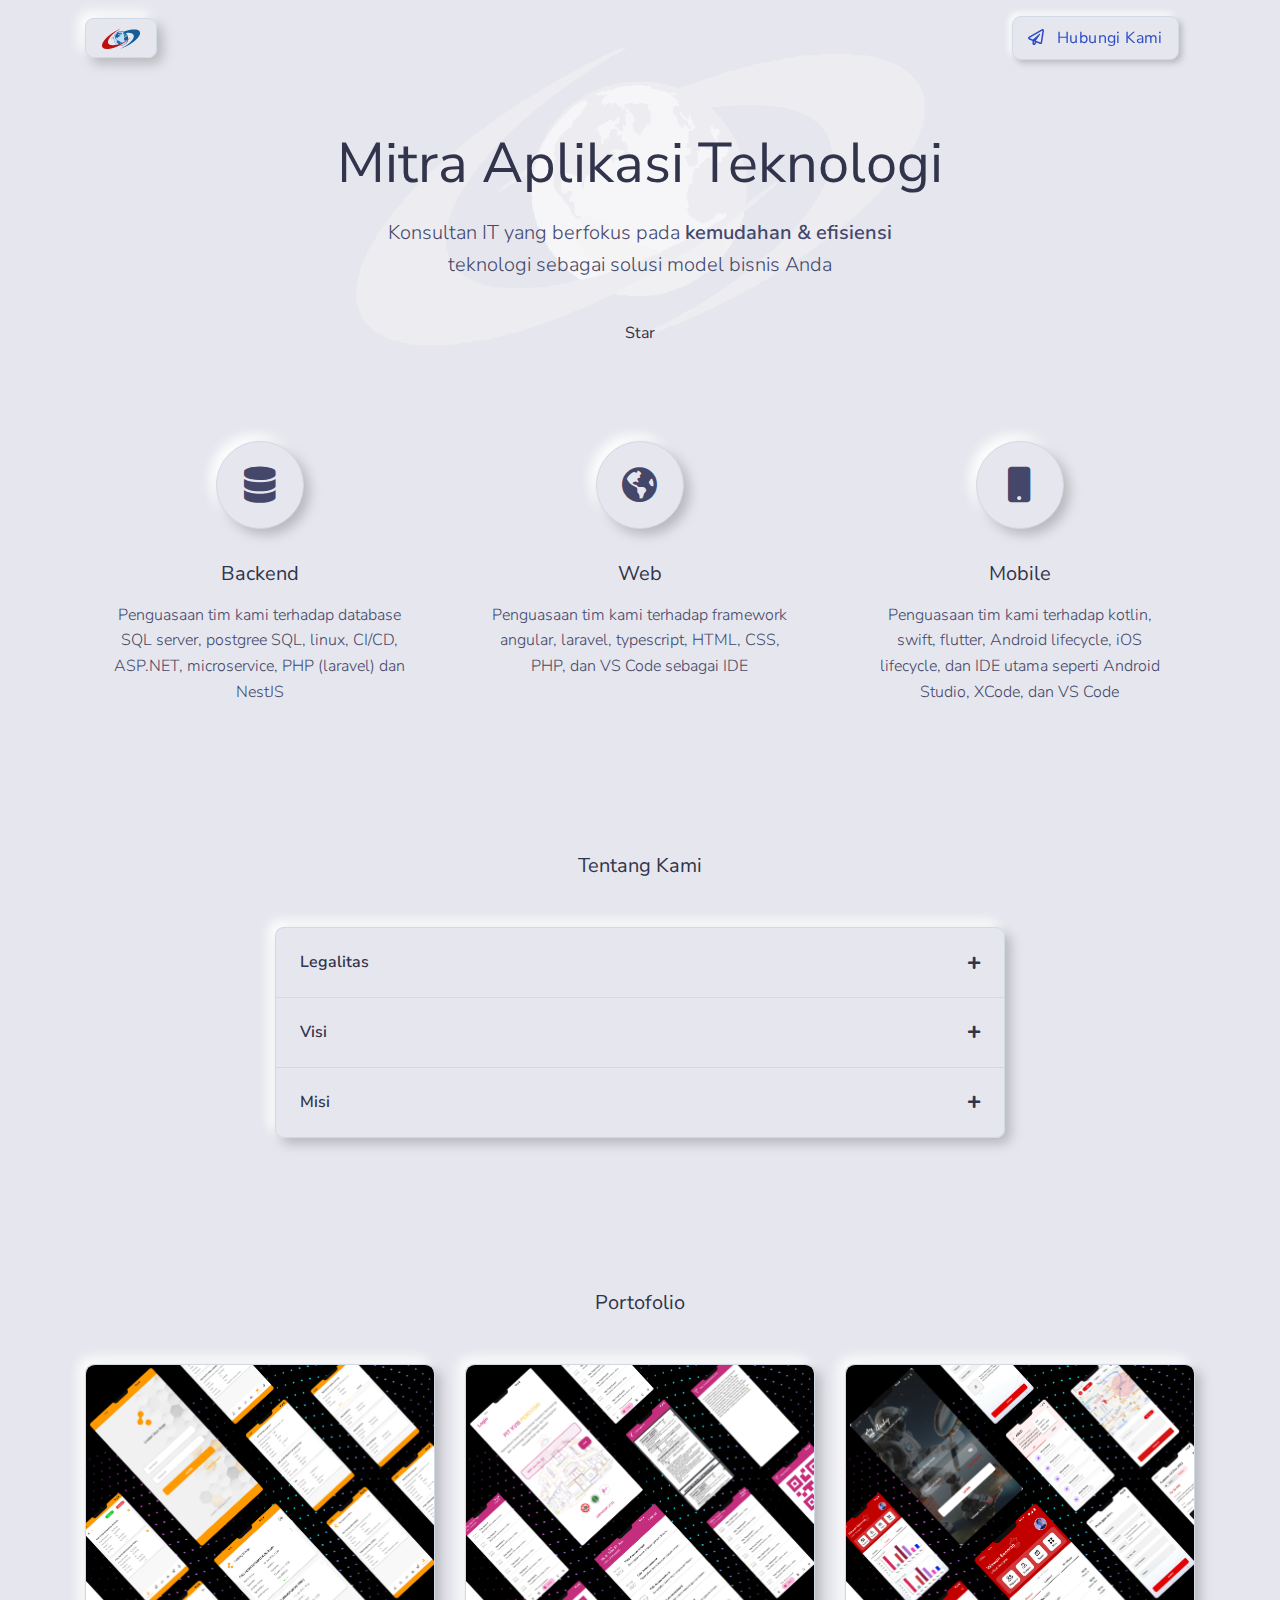
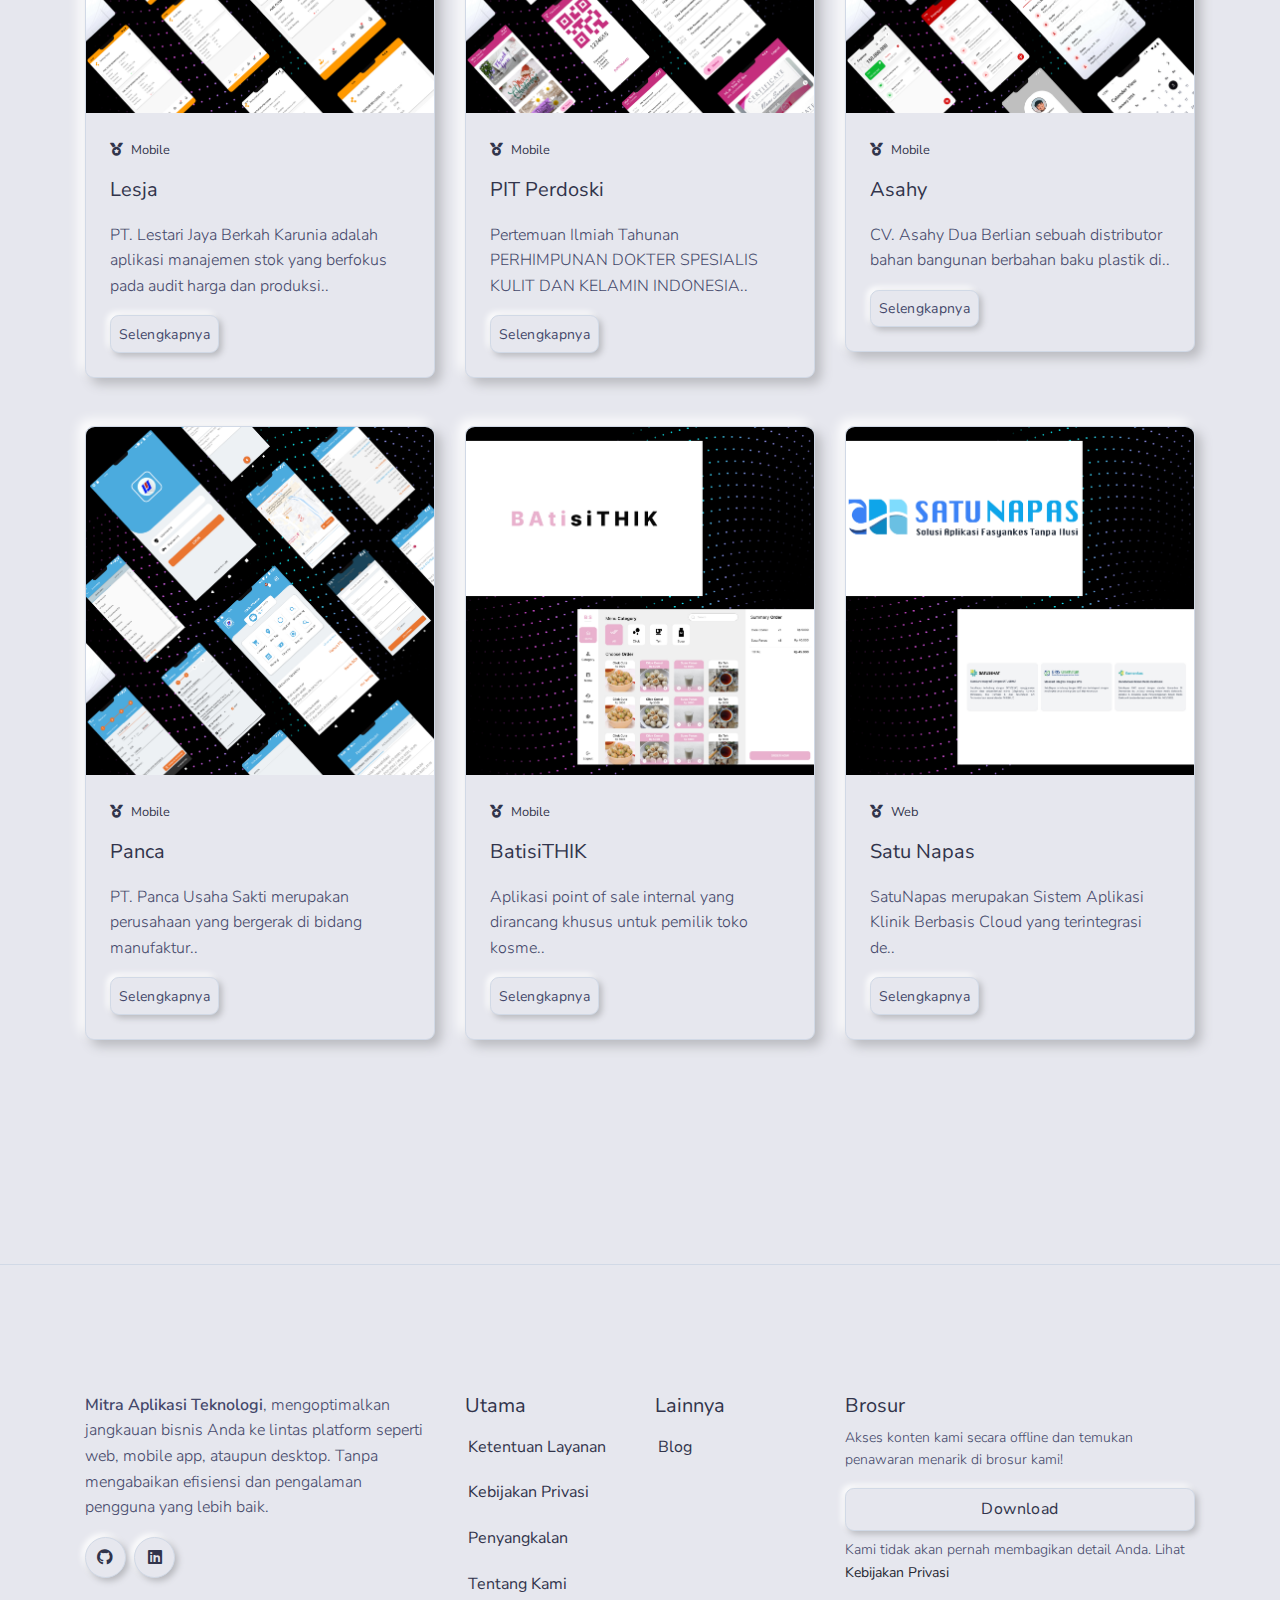
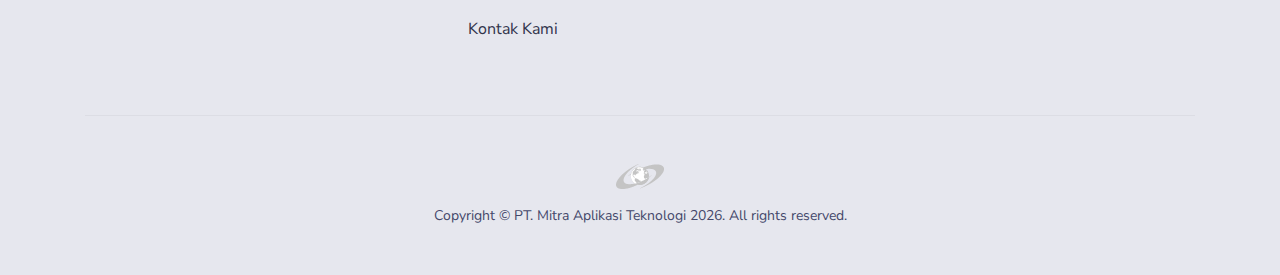
<file: index.html>
<!DOCTYPE html>
<html lang="en">

<head>
    <meta http-equiv="Content-Type" content="text/html; charset=utf-8" />
    <!-- Primary Meta Tags -->
    <title>Mitra Aplikasi Teknologi</title>
    <meta name="viewport" content="width=device-width, initial-scale=1, shrink-to-fit=no">
    <meta name="title" content="Mitra Aplikasi Teknologi">

    <!-- Canonical Tag Pointing to Itself -->
    <link rel="canonical" href="https://mitraaplikasiteknologi.com/index.html" />

    <!--  Social tags -->
    <meta name="keywords"
        content="Mengoptimalkan jangkauan bisnis Anda ke lintas platform seperti web, mobile app, ataupun desktop. Tanpa mengabaikan efisiensi dan pengalaman pengguna yang lebih baik.">
    <meta name="description"
        content="Mengoptimalkan jangkauan bisnis Anda ke lintas platform seperti web, mobile app, ataupun desktop. Tanpa mengabaikan efisiensi dan pengalaman pengguna yang lebih baik.">

    <!-- Schema.org markup for Google+ -->
    <meta itemprop="name" content="PT. Mitra Aplikasi Teknologi">
    <meta itemprop="description"
        content="Mengoptimalkan jangkauan bisnis Anda ke lintas platform seperti web, mobile app, ataupun desktop. Tanpa mengabaikan efisiensi dan pengalaman pengguna yang lebih baik.">
    <meta itemprop="image" content="./assets/img/brand/colorful.svg">

    <!-- Twitter Card data -->
    <meta name="twitter:card" content="product">
    <meta name="twitter:site" content="@mitraaplikasiteknologi">
    <meta name="twitter:title" content="PT. Mitra Aplikasi Teknologi">
    <meta name="twitter:description"
        content="Mengoptimalkan jangkauan bisnis Anda ke lintas platform seperti web, mobile app, ataupun desktop. Tanpa mengabaikan efisiensi dan pengalaman pengguna yang lebih baik.">
    <meta name="twitter:creator" content="@mitraaplikasiteknologi">
    <meta name="twitter:image" content="./assets/img/brand/colorful.svg">

    <!-- Open Graph data -->
    <meta property="fb:app_id" content="214738555737136">
    <meta property="og:title" content="PT. Mitra Aplikasi Teknologi" />
    <meta property="og:type" content="article" />
    <meta property="og:url" content="https://www.mitraaplikasiteknologi.com/" />
    <meta property="og:image" content="./assets/img/brand/colorful.svg" />
    <meta property="og:description"
        content="Mengoptimalkan jangkauan bisnis Anda ke lintas platform seperti web, mobile app, ataupun desktop. Tanpa mengabaikan efisiensi dan pengalaman pengguna yang lebih baik." />
    <meta property="og:site_name" content="Mitra Aplikasi Teknologi" />

    <!-- Favicon -->
    <link rel="apple-touch-icon" sizes="120x120" href="./assets/img/favicon/apple-touch-icon.png">
    <link rel="icon" type="image/png" sizes="32x32" href="./assets/img/favicon/favicon-32x32.png">
    <link rel="icon" type="image/png" sizes="16x16" href="./assets/img/favicon/favicon-16x16.png">
    <link rel="manifest" href="./assets/img/favicon/site.webmanifest">
    <link rel="mask-icon" href="./assets/img/favicon/safari-pinned-tab.svg" color="#ffffff">
    <meta name="msapplication-TileColor" content="#ffffff">
    <meta name="theme-color" content="#ffffff">

    <!-- Fontawesome -->
    <link type="text/css" href="./vendor/@fortawesome/fontawesome-free/css/all.min.css" rel="stylesheet">

    <!-- Pixel CSS -->
    <link type="text/css" href="./css/neumorphism.css" rel="stylesheet">

    <!-- NOTICE: You can use the _analytics.html partial to include production code specific code & trackers -->

    <!-- Google tag (gtag.js) -->
    <script async src="https://www.googletagmanager.com/gtag/js?id=G-GMWYXEB7RY"></script>
    <script>
        window.dataLayer = window.dataLayer || [];
        function gtag() { dataLayer.push(arguments); }
        gtag('js', new Date());

        gtag('config', 'G-GMWYXEB7RY');
    </script>

</head>

<body>
    <header class="header-global">
        <nav id="navbar-main" aria-label="Primary navigation"
            class="navbar navbar-main navbar-expand-lg navbar-theme-primary headroom navbar-light navbar-transparent navbar-theme-primary">
            <div class="container position-relative">
                <a class="navbar-brand shadow-soft py-2 px-3 rounded border border-light mr-lg-4" href="./index.html">
                    <img class="navbar-brand-dark" src="./assets/img/brand/colorful.svg" alt="Logo light">
                    <img class="navbar-brand-light" src="./assets/img/brand/colorful.svg" alt="Logo dark">
                </a>
                <div class="d-flex">
                    <a href="https://api.whatsapp.com/send/?phone=62818299377&text=Halo,%20saya%20ingin%20berkonsultasi%20dengan%20Mitra%20Aplikasi%20Teknologi"
                        target="_blank" class="btn btn-primary text-secondary mr-3"><i
                            class="far fa-paper-plane mr-2"></i> Hubungi
                        Kami</a>

                </div>
            </div>
        </nav>
    </header>
    <main id="contactop">

        <!-- Hero -->
        <section class="section section bg-soft pb-5 overflow-hidden z-2">

            <div class="container z-2" style="background-image: url(./assets/img/brand/light.svg);
            background-repeat: no-repeat;
            background-size: contain;
            background-position: center;">
                <div class="row justify-content-center text-center pt-6">
                    <div class="col-lg-8 col-xl-8">
                        <h1 class="display-2 mb-3">Mitra Aplikasi Teknologi</h1>
                        <p class="lead px-md-6">Konsultan IT yang berfokus pada <strong>kemudahan & efisiensi</strong>
                            teknologi sebagai solusi model bisnis Anda</p>
                        <br>
                        <a class="github-button" href="https://github.com/mitraptek/profile"
                            data-color-scheme="no-preference: light; light: light; dark: dark;" data-icon="octicon-star"
                            data-size="large" data-show-count="true"
                            aria-label="Star mitraptek/profile on GitHub">Star</a>

                    </div>
                </div>
            </div>
        </section>
        <section class="section section-lg" style="padding-bottom:0px !important">
            <div class="container">
                <div class="row">
                    <div class="col-12 col-md-4">
                        <!-- Icon box -->
                        <div class="icon-box text-center mb-5 mb-md-0">
                            <div
                                class="icon icon-shape icon-lg bg-soft shadow-soft border border-light rounded-circle mb-3">
                                <span class="fas fa-database"></span>
                            </div>
                            <h2 class="h5 my-3">Backend</h2>
                            <p class="px-lg-4">Penguasaan tim kami terhadap database SQL server, postgree SQL, linux,
                                CI/CD, ASP.NET, microservice, PHP (laravel) dan NestJS</p>
                        </div>
                        <!-- End of Icon box -->
                    </div>
                    <div class="col-12 col-md-4 mb-5 mb-md-0">
                        <!-- Icon box -->
                        <div class="icon-box text-center">
                            <div
                                class="icon icon-shape icon-lg bg-soft shadow-soft border border-light rounded-circle mb-3">
                                <span class="fas fa-globe-americas"></span>
                            </div>
                            <h2 class="h5 my-3">Web</h2>
                            <p class="px-lg-4">Penguasaan tim kami terhadap framework angular, laravel, typescript,
                                HTML, CSS, PHP, dan VS Code sebagai IDE</p>
                        </div>
                        <!-- End of Icon box -->
                    </div>
                    <div class="col-12 col-md-4 mb-5 mb-md-0">
                        <!-- Icon box -->
                        <div class="icon-box text-center">
                            <div
                                class="icon icon-shape icon-lg bg-soft shadow-soft border border-light rounded-circle mb-3">
                                <span class="fas fa-mobile"></span>
                            </div>
                            <h2 class="h5 my-3">Mobile</h2>
                            <p class="px-lg-4">Penguasaan tim kami terhadap kotlin, swift, flutter, Android lifecycle,
                                iOS lifecycle, dan IDE utama seperti Android Studio, XCode, dan VS Code</p>
                        </div>
                        <!-- End of Icon box -->
                    </div>
                </div>
            </div>
        </section>

        <div class="section  bg-primary pt-0 section-lg">
            <div class="container">
                <!-- Title -->
                <div class="row" id="about" style="padding-top: 132px;">
                    <div class="col text-center">
                        <div class="mb-5">
                            <span class="h5 text-center">Tentang Kami</span>
                        </div>
                    </div>
                </div>
                <div class="row justify-content-center">
                    <div class="col-12 col-md-10 col-lg-8">
                        <!--Accordion-->
                        <div class="accordion shadow-soft rounded" id="accordionExample1">
                            <div class="card card-sm card-body bg-primary border-light mb-0">
                                <a href="#panel-1" data-target="#panel-1" class="accordion-panel-header"
                                    data-toggle="collapse" role="button" aria-expanded="false" aria-controls="panel-1">
                                    <span class="h6 mb-0 font-weight-bold">Legalitas</span>
                                    <span class="icon"><span class="fas fa-plus"></span></span>
                                </a>
                                <div class="collapse" id="panel-1">
                                    <div class="pt-3">
                                        <p class="mb-0">
                                            PT. Mitra Aplikasi Teknologi secara resmi didirikan di Semarang berdasarkan
                                            akta notaris Dr. Maria Nova
                                            Lenawati, SH., MH.Adv., M.Kn dan telah disahkan oleh Surat Keputusan Menteri
                                            Hukum dan Hak Asasi Manusia Republik Indonesia Nomor AHU-0000298.AH.01.01.
                                            Kami bergerak dalam bidang teknologi informasi yang meliputi jasa pembuatan
                                            software (desktop, web & mobile) dan pengadaan hardware.
                                            Lokasi kantor kami berada di Gedung IB 163 Lantai 3,
                                            Jl. Imam Bonjol No 163 Semarang.
                                        </p>
                                    </div>
                                </div>
                            </div>
                            <div class="card card-sm card-body bg-primary border-light mb-0">
                                <a href="#panel-2" data-target="#panel-2" class="accordion-panel-header"
                                    data-toggle="collapse" role="button" aria-expanded="false" aria-controls="panel-1">
                                    <span class="h6 mb-0 font-weight-bold">Visi</span>
                                    <span class="icon"><span class="fas fa-plus"></span></span>
                                </a>
                                <div class="collapse" id="panel-2">
                                    <div class="pt-3">
                                        <p class="mb-0">
                                        <ul>
                                            <li>Menjadi mitra pelanggan yang paling dapat diandalkan dalam mensolusikan
                                                kebutuhan IT pelanggan.</li>
                                            <li>Meningkatkan kualitas kinerja dari karyawan secara berkesinambungan
                                                dalam lingkungan kerja yang kondusif serta membantu mereka mencapai
                                                kesejahteraan.</li>
                                            <li>Meningkatkan kualitas IT di Indonesia sehingga menjadi setara dengan
                                                dunia.</li>
                                        </ul>
                                        </p>
                                    </div>
                                </div>
                            </div>
                            <div class="card card-sm card-body bg-primary border-light">
                                <a href="#panel-3" data-target="#panel-3" class="accordion-panel-header"
                                    data-toggle="collapse" role="button" aria-expanded="false" aria-controls="panel-1">
                                    <span class="h6 mb-0 font-weight-bold">Misi</span>
                                    <span class="icon"><span class="fas fa-plus"></span></span>
                                </a>
                                <div class="collapse" id="panel-3">
                                    <div class="pt-3">
                                        <p class="mb-0">
                                            Menjadi salah satu perusahaan IT yang terbaik di Indonesia dalam bidang jasa
                                            pembuatan software dan pengadaan hardware dengan memprioritaskan kualitas
                                            produk serta kepuasan pelanggan.</p>
                                    </div>
                                </div>
                            </div>
                        </div>
                        <!--End of Accordion-->
                    </div>
                </div>

            </div>
        </div>

        <div class="section bg-primary pt-0 section-lg">
            <div class="container">
                <!-- Title -->
                <div class="row">
                    <div class="col text-center">
                        <div class="mb-5">
                            <span class="h5 text-center">Portofolio</span>
                        </div>
                    </div>
                </div>
                <!-- End of title-->
                <div class="row mb-5">
                    <div class="col-12 col-md-6 col-lg-4 mb-5">
                        <div class="card bg-primary border-light shadow-soft">
                            <img src="./assets/img/blog/lesja.jpg" class="card-img-top rounded-top"
                                alt="Lesja">
                            <div class="card-body">
                                <span class="h6 icon-tertiary small"><span
                                        class="fas fa-medal mr-2"></span>Mobile</span>
                                <h3 class="h5 card-title mt-3">Lesja</h3>
                                <p class="card-text">
                                    PT. Lestari Jaya Berkah Karunia adalah aplikasi manajemen stok yang berfokus pada
                                    audit harga dan produksi..
                                </p>
                                <a class="btn btn-primary btn-sm" type="button" data-toggle="modal"
                                    data-target="#modal-lesja">Selengkapnya</a>
                            </div>
                        </div>
                    </div>
                    <div class="col-12 col-md-6 col-lg-4 mb-5">
                        <div class="card bg-primary border-light shadow-soft">
                            <img src="./assets/img/blog/pit.jpg" class="card-img-top rounded-top" alt="PIT Perdoski">
                            <div class="card-body">
                                <span class="h6 icon-tertiary small"><span
                                        class="fas fa-medal mr-2"></span>Mobile</span>
                                <h3 class="h5 card-title mt-3">PIT Perdoski</h3>
                                <p class="card-text">
                                    Pertemuan Ilmiah Tahunan PERHIMPUNAN DOKTER SPESIALIS KULIT DAN KELAMIN INDONESIA..
                                </p>
                                <a class="btn btn-primary btn-sm" type="button" data-toggle="modal"
                                    data-target="#modal-pit">Selengkapnya</a>
                            </div>
                        </div>
                    </div>
                    <div class="col-12 col-md-6 col-lg-4 mb-5">
                        <div class="card bg-primary border-light shadow-soft">
                            <img src="./assets/img/blog/asahy.jpg" class="card-img-top rounded-top"
                                alt="Asahy">
                            <div class="card-body">
                                <span class="h6 icon-tertiary small"><span
                                        class="fas fa-medal mr-2"></span>Mobile</span>
                                <h3 class="h5 card-title mt-3">Asahy</h3>
                                <p class="card-text">
                                    CV. Asahy Dua Berlian sebuah distributor bahan bangunan berbahan baku plastik di..
                                </p>
                                <a class="btn btn-primary btn-sm" type="button" data-toggle="modal"
                                    data-target="#modal-asahy">Selengkapnya</a>
                            </div>
                        </div>
                    </div>
                    <div class="col-12 col-md-6 col-lg-4 mb-5">
                        <div class="card bg-primary border-light shadow-soft">
                            <img src="./assets/img/blog/panca.jpg" class="card-img-top rounded-top"
                                alt="Panca">
                            <div class="card-body">
                                <span class="h6 icon-tertiary small"><span
                                        class="fas fa-medal mr-2"></span>Mobile</span>
                                <h3 class="h5 card-title mt-3">Panca</h3>
                                <p class="card-text">
                                    PT. Panca Usaha Sakti merupakan perusahaan yang bergerak di bidang manufaktur..
                                </p>
                                <a class="btn btn-primary btn-sm" type="button" data-toggle="modal"
                                    data-target="#modal-panca">Selengkapnya</a>
                            </div>
                        </div>
                    </div>
                    <div class="col-12 col-md-6 col-lg-4 mb-5">
                        <div class="card bg-primary border-light shadow-soft">
                            <img src="./assets/img/blog/batisithik.jpg" class="card-img-top rounded-top"
                                alt="BatisiTHIK">
                            <div class="card-body">
                                <span class="h6 icon-tertiary small"><span
                                        class="fas fa-medal mr-2"></span>Mobile</span>
                                <h3 class="h5 card-title mt-3">BatisiTHIK</h3>
                                <p class="card-text">
                                    Aplikasi point of sale internal yang dirancang khusus untuk pemilik toko kosme..
                                </p>
                                <a class="btn btn-primary btn-sm" type="button" data-toggle="modal"
                                    data-target="#modal-batisithik">Selengkapnya</a>
                            </div>
                        </div>
                    </div>
                    <div class="col-12 col-md-6 col-lg-4 mb-5">
                        <div class="card bg-primary border-light shadow-soft">
                            <img src="./assets/img/blog/satunapas.jpg" class="card-img-top rounded-top"
                                alt="SatuNapas">
                            <div class="card-body">
                                <span class="h6 icon-tertiary small"><span class="fas fa-medal mr-2"></span>Web</span>
                                <h3 class="h5 card-title mt-3">Satu Napas</h3>
                                <p class="card-text">
                                    SatuNapas merupakan Sistem Aplikasi Klinik Berbasis Cloud yang terintegrasi de..
                                </p>
                                <a class="btn btn-primary btn-sm" type="button" data-toggle="modal"
                                    data-target="#modal-satunapas">Selengkapnya</a>
                            </div>
                        </div>
                    </div>

                </div>
                <!-- Modal Content -->
                <div class="modal fade" id="modal-lesja" tabindex="-1" role="dialog" aria-labelledby="modal-lesja"
                    aria-hidden="true">
                    <div class="modal-dialog modal-dialog-centered" role="document">
                        <div class="modal-content">
                            <div class="modal-header">
                                <h2 class="h6 modal-title mb-0" id="modal-title-default">Lesja</h2>
                                <button type="button" class="close" data-dismiss="modal" aria-label="Close">
                                    <span aria-hidden="true">×</span>
                                </button>
                            </div>
                            <div class="modal-body">
                                <img src="./assets/img/blog/lesja.jpg" class="card-img-top rounded-top" alt="Lesja">
                                <br> <br>
                                <p>
                                    PT. Lestari Jaya Berkah Karunia adalah aplikasi manajemen stok yang berfokus pada
                                    audit harga dan produksi
                                    barang, dibuat khusus untuk Lestari Jaya (salah satu supplier spare part otomotif di
                                    Semarang). Audit stok lebih mudah dilakukan dimana saja dan kapan saja. Fitur
                                    utamanya seperti Setting harga, Audit stok, Mutasi stok, Pemusnahan stok, Assembly,
                                    Repacking. Tech stack: Push notification.
                                </p>
                            </div>
                        </div>
                    </div>
                </div>
                <div class="modal fade" id="modal-pit" tabindex="-1" role="dialog" aria-labelledby="modal-pit"
                    aria-hidden="true">
                    <div class="modal-dialog modal-dialog-centered" role="document">
                        <div class="modal-content">
                            <div class="modal-header">
                                <h2 class="h6 modal-title mb-0" id="modal-title-default">PIT Perdoski</h2>
                                <button type="button" class="close" data-dismiss="modal" aria-label="Close">
                                    <span aria-hidden="true">×</span>
                                </button>
                            </div>
                            <div class="modal-body">
                                <img src="./assets/img/blog/pit.jpg" class="card-img-top rounded-top"
                                    alt="PIT Perdoski">
                                <br> <br>
                                <p>
                                    Pertemuan Ilmiah Tahunan PERHIMPUNAN DOKTER SPESIALIS KULIT DAN KELAMIN INDONESIA
                                    (PIT PERDOSKI), merupakan agenda tetap bagi para ahli Indonesia yang terhimpun ke
                                    dalam organisasi PERDOSKI. Forum ini merupakan ajang tanggung jawab professional
                                    dalam rangka meningkatkan kapasitas keilmuan serta responnya terhadap berbagai
                                    tantangan yang dihadapi saat ini dan masa datang.
                                </p>
                            </div>
                        </div>
                    </div>
                </div>
                <div class="modal fade" id="modal-asahy" tabindex="-1" role="dialog" aria-labelledby="modal-asahy"
                    aria-hidden="true">
                    <div class="modal-dialog modal-dialog-centered" role="document">
                        <div class="modal-content">
                            <div class="modal-header">
                                <h2 class="h6 modal-title mb-0" id="modal-title-default">Asahy</h2>
                                <button type="button" class="close" data-dismiss="modal" aria-label="Close">
                                    <span aria-hidden="true">×</span>
                                </button>
                            </div>
                            <div class="modal-body">
                                <img src="./assets/img/blog/asahy.jpg" class="card-img-top rounded-top"
                                    alt="Asahy">
                                <br> <br>
                                <p>
                                    CV. Asahy Dua Berlian sebuah distributor bahan bangunan berbahan baku plastik di
                                    wilayah Jawa Tengah
                                </p>
                            </div>
                        </div>
                    </div>
                </div>
                <div class="modal fade" id="modal-panca" tabindex="-1" role="dialog" aria-labelledby="modal-panca"
                    aria-hidden="true">
                    <div class="modal-dialog modal-dialog-centered" role="document">
                        <div class="modal-content">
                            <div class="modal-header">
                                <h2 class="h6 modal-title mb-0" id="modal-title-default">Panca</h2>
                                <button type="button" class="close" data-dismiss="modal" aria-label="Close">
                                    <span aria-hidden="true">×</span>
                                </button>
                            </div>
                            <div class="modal-body">
                                <img src="./assets/img/blog/panca.jpg" class="card-img-top rounded-top" alt="Panca">
                                <br> <br>
                                <p>
                                    PT. Panca Usaha Sakti merupakan perusahaan yang bergerak di bidang manufaktur dan
                                    distribusi atap baja ringan, roofing, cladding dan ceiling system.
                                </p>
                            </div>
                        </div>
                    </div>
                </div>
                <div class="modal fade" id="modal-batisithik" tabindex="-1" role="dialog"
                    aria-labelledby="modal-batisithik" aria-hidden="true">
                    <div class="modal-dialog modal-dialog-centered" role="document">
                        <div class="modal-content">
                            <div class="modal-header">
                                <h2 class="h6 modal-title mb-0" id="modal-title-default">BatisiTHIK</h2>
                                <button type="button" class="close" data-dismiss="modal" aria-label="Close">
                                    <span aria-hidden="true">×</span>
                                </button>
                            </div>
                            <div class="modal-body">
                                <img src="./assets/img/blog/batisithik.jpg" class="card-img-top rounded-top"
                                    alt="Panca">
                                <br> <br>
                                <p>
                                    Aplikasi point of sale internal yang dirancang khusus untuk pemilik toko kosmetik
                                    terbesar di Semarang (Candra) untuk memberikan solusi bagi unit usaha kecilnya.
                                    Terhubung ke printer termal ESC/POS standar.
                                </p>
                            </div>
                        </div>
                    </div>
                </div>
                <div class="modal fade" id="modal-satunapas" tabindex="-1" role="dialog"
                    aria-labelledby="modal-satunapas" aria-hidden="true">
                    <div class="modal-dialog modal-dialog-centered" role="document">
                        <div class="modal-content">
                            <div class="modal-header">
                                <h2 class="h6 modal-title mb-0" id="modal-title-default">Satu Napas</h2>
                                <button type="button" class="close" data-dismiss="modal" aria-label="Close">
                                    <span aria-hidden="true">×</span>
                                </button>
                            </div>
                            <div class="modal-body">
                                <img src="./assets/img/blog/satunapas.jpg" class="card-img-top rounded-top"
                                    alt="Satu Napas">
                                <br> <br>
                                <p>
                                    SatuNapas merupakan Sistem Aplikasi Klinik Berbasis Cloud yang terintegrasi dengan
                                    BPJS Kesehatan dan Satu Sehat. SatuNapas hadir sebagai solusi manajemen informasi
                                    fasilitas kesehatan Indonesia berbasis cloud profesional sehingga platform SatuNapas
                                    dapat diakses berbagai device seperti komputer, tablet dan smartphone yang didesain
                                    simple dan mudah digunakan untuk Tim Anda. SatuNapas di rancang untuk pemberi
                                    layanan praktek dokter mandiri, klinik pratama, klinik utama, praktek bidan, dan
                                    Puskesmas. 👉 <a href="https://www.satunapas.com/" target="_blank">satunapas.com</a>
                                </p>
                            </div>
                        </div>
                    </div>
                </div>

                <!-- End of Modal Content -->
            </div>
        </div>

    </main>

    <footer class="d-flex pb-5 pt-6 pt-md-7 border-top border-light bg-primary">
        <div class="container">
            <div class="row">
                <div class="col-lg-4">
                    <p><strong>Mitra Aplikasi Teknologi</strong>, mengoptimalkan jangkauan bisnis Anda ke lintas
                        platform seperti web, mobile app, ataupun desktop. Tanpa mengabaikan efisiensi dan pengalaman
                        pengguna yang lebih baik.</p>
                    <ul class="d-flex list-unstyled mb-5 mb-lg-0"> 
                        <li class="mr-2">
                            <a href="https://github.com/mitraptek" target="_blank"
                                class="btn btn-icon-only btn-pill btn-primary" aria-label="github social link"
                                data-toggle="tooltip" data-placement="top" title="Open source projects">
                                <span aria-hidden="true" class="fab fa-github"></span>
                            </a>
                        </li>
                        <li>
                            <a href="https://www.linkedin.com/company/pt-mitra-aplikasi-teknologi" target="_blank"
                                class="btn btn-icon-only btn-pill btn-primary" aria-label="linkedin social link"
                                data-toggle="tooltip" data-placement="top" title="Follow us on Linkedin">
                                <span aria-hidden="true" class="fab fa-linkedin"></span>
                            </a>
                        </li>
                    </ul>
                </div>
                <div class="col-6 col-lg-2 mb-5 mb-lg-0">
                    <h5>Utama</h5>
                    <ul class="footer-links list-unstyled mt-2">
                        <li class="mb-1"><a class="p-2" href="./pages/term-of-service.html">Ketentuan Layanan</a>
                        </li>
                        <li class="mb-1"><a class="p-2" href="./pages/privacy-policy.html">Kebijakan Privasi</a>
                        </li>
                        <li class="mb-1"><a class="p-2" href="./pages/disclaimer.html">Penyangkalan</a>
                        </li>
                        <li class="mb-1"><a class="p-2" href="#about">Tentang Kami</a>
                        </li>
                        <li class="mb-1"><a class="p-2" href="#contactop">Kontak Kami</a>
                        </li> 
                    </ul>
                </div>
                <div class="col-6 col-lg-2 mb-5 mb-lg-0">
                    <h5>Lainnya</h5>
                    <ul class="footer-links list-unstyled mt-2">
                        <li class="mb-1"><a class="p-2" target="_blank" href="https://blog.satunapas.com/">Blog</a></li>
                    </ul>
                </div>
                <div class="col-12 col-lg-4 mb-5 mb-lg-0">
                    <h5>Brosur</h5>
                    <p class="text-gray font-small mt-2">Akses konten kami secara offline dan temukan penawaran menarik di brosur kami!</p>
                    <div class="form-row mb-2"> 
                        <div class="col-12">
                            <a class="btn btn-primary btn-block" target="_blank" href="./assets/file/dummy.pdf" download>Download</a>
                        </div>
                    </div>
                    <p class="text-gray font-small m-0">Kami tidak akan pernah membagikan detail Anda. Lihat<a
                            class="text-black" href="./pages/privacy-policy.html"> Kebijakan Privasi</a></p>
                </div>
            </div>
            <hr class="my-5">
            <div class="row">
                <div class="col">
                    <a href="https://mitraaplikasiteknologi.com" class="d-flex justify-content-center">
                        <img src="./assets/img/brand/dark.svg" height="25" class="mb-3" alt="Mitra Aplikasi Teknologi Logo">
                    </a>
                    <div class="d-flex text-center justify-content-center align-items-center" role="contentinfo">
                        <p class="font-weight-normal font-small mb-0">Copyright © PT. Mitra Aplikasi Teknologi
                            <span class="current-year">2025</span>. All rights reserved.
                        </p>
                    </div>
                </div>
            </div>
        </div>
    </footer>

    <!-- Core -->
    <script src="./vendor/jquery/dist/jquery.min.js"></script>
    <script src="./vendor/popper.js/dist/umd/popper.min.js"></script>
    <script src="./vendor/bootstrap/dist/js/bootstrap.min.js"></script>
    <script src="./vendor/headroom.js/dist/headroom.min.js"></script>

    <!-- Vendor JS -->
    <script src="./vendor/onscreen/dist/on-screen.umd.min.js"></script>
    <script src="./vendor/nouislider/distribute/nouislider.min.js"></script>
    <script src="./vendor/bootstrap-datepicker/dist/js/bootstrap-datepicker.min.js"></script>
    <script src="./vendor/waypoints/lib/jquery.waypoints.min.js"></script>
    <script src="./vendor/jarallax/dist/jarallax.min.js"></script>
    <script src="./vendor/jquery.counterup/jquery.counterup.min.js"></script>
    <script src="./vendor/jquery-countdown/dist/jquery.countdown.min.js"></script>
    <script src="./vendor/smooth-scroll/dist/smooth-scroll.polyfills.min.js"></script>
    <script src="./vendor/prismjs/prism.js"></script>

    <script async defer src="https://buttons.github.io/buttons.js"></script>

    <!-- Neumorphism JS -->
    <script src="./assets/js/neumorphism.js"></script>
</body>

</html>
</file>
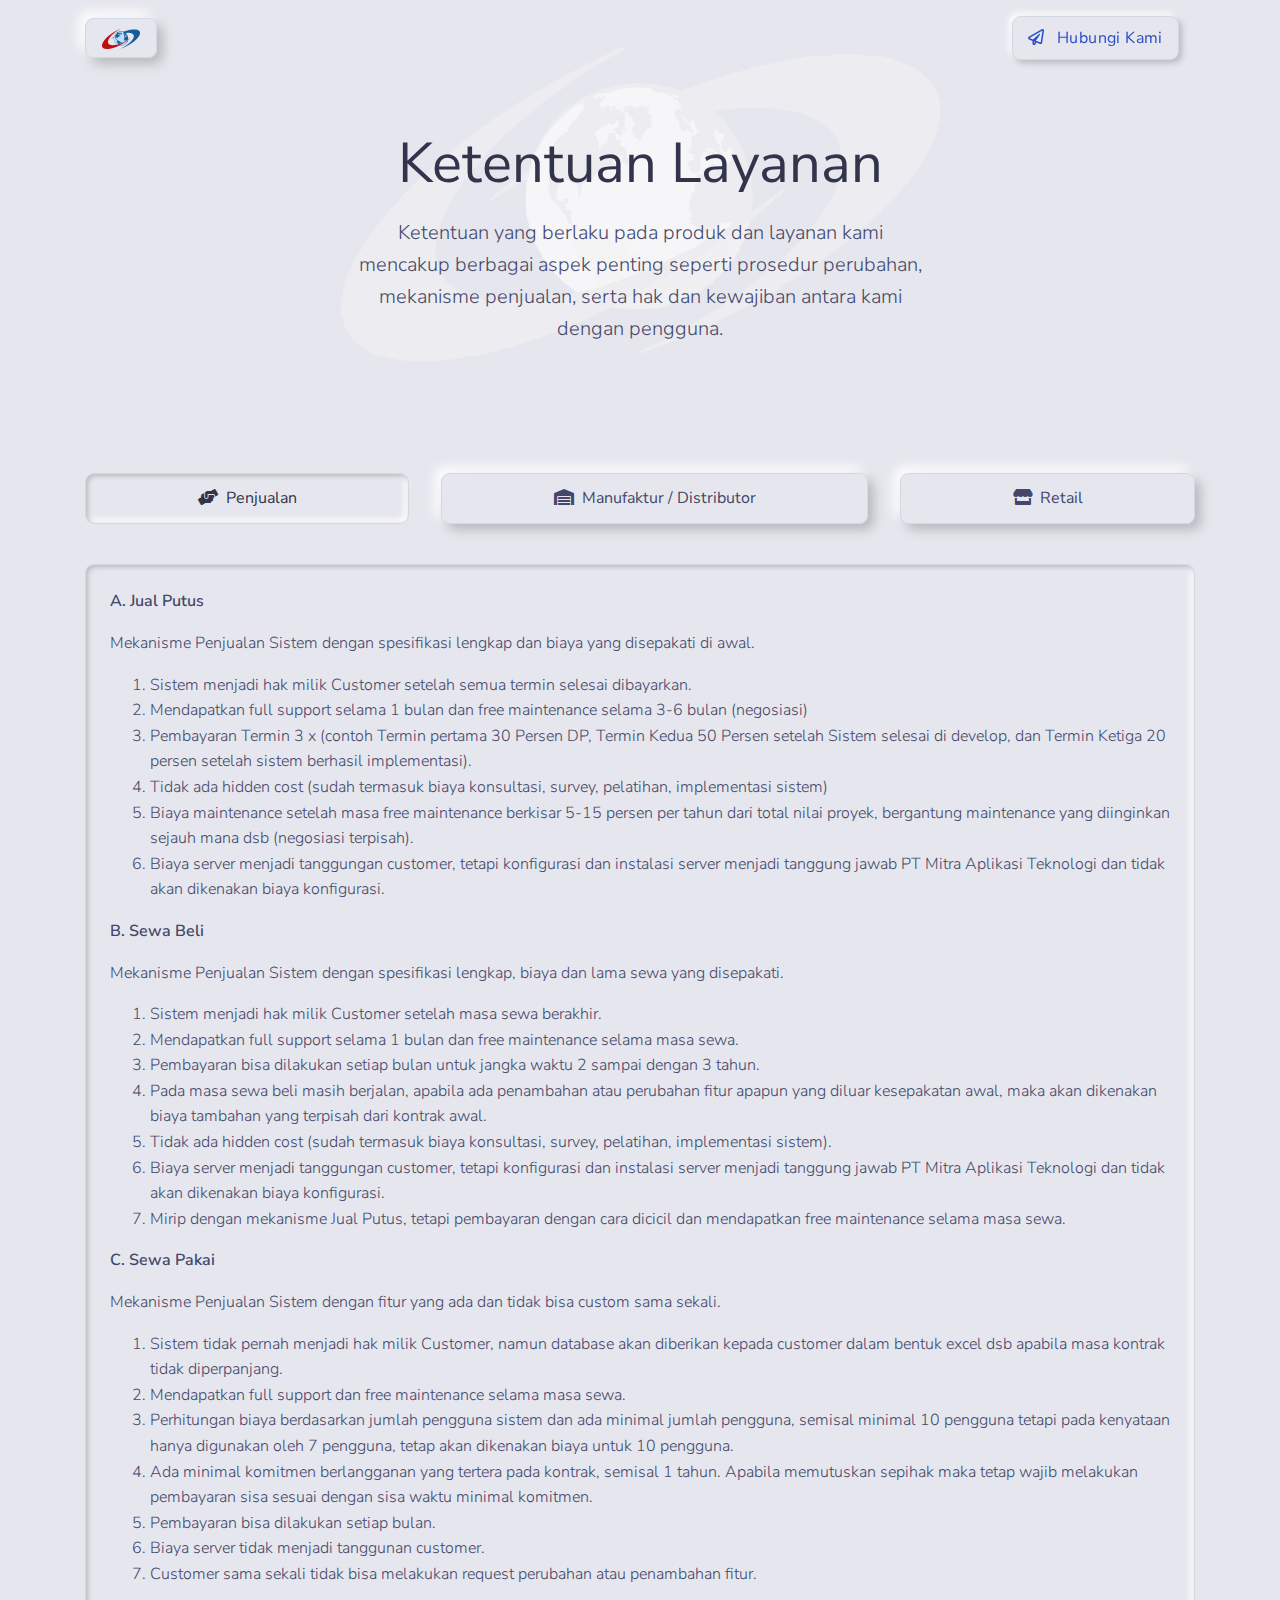
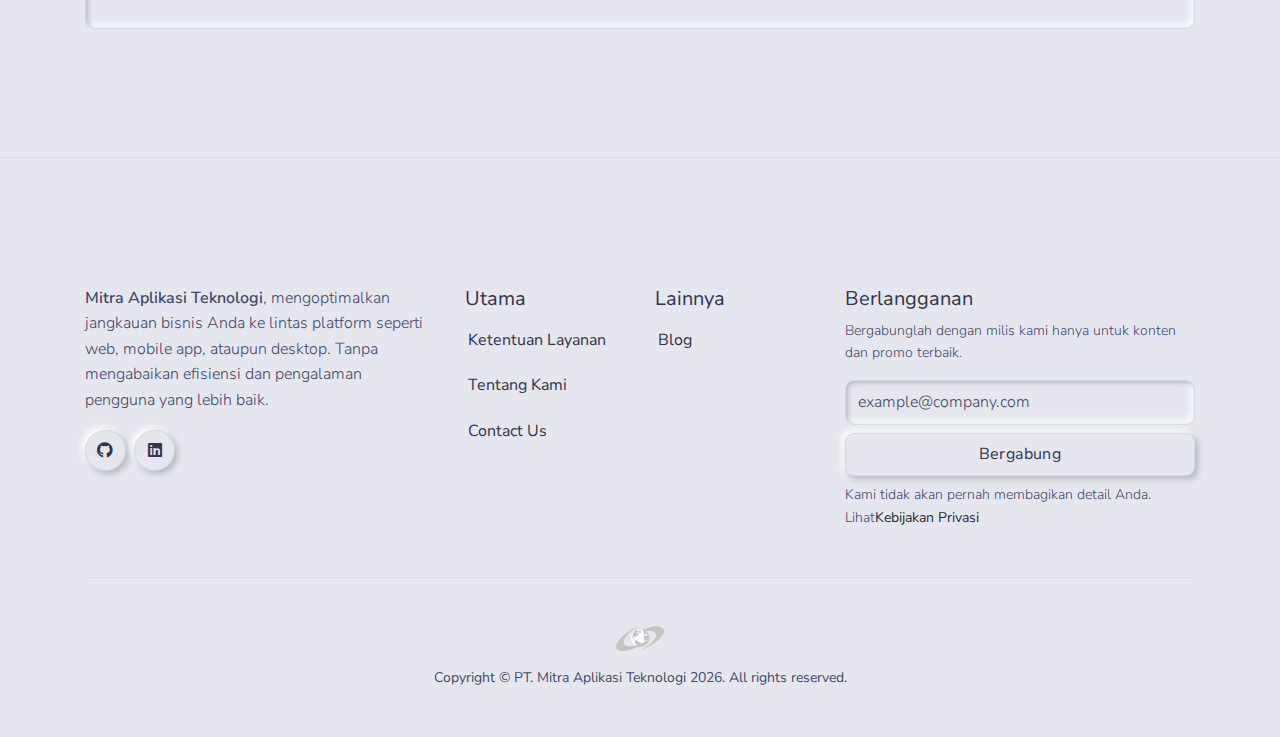
<file: term-of-service.html>
<!DOCTYPE html>
<html lang="en">

<head>
    <meta http-equiv="Content-Type" content="text/html; charset=utf-8" />
    <!-- Primary Meta Tags -->
    <title>Mitra Aplikasi Teknologi</title>
    <meta name="viewport" content="width=device-width, initial-scale=1, shrink-to-fit=no">
    <meta name="title" content="Neumorphism UI">
    <meta name="author" content="Themesberg">

    <!-- Canonical Tag Pointing to Itself -->
    <link rel="canonical" href="https://mitraaplikasiteknologi.com/index.html" />

    <!--  Social tags -->
    <meta name="keywords"
        content="Mengoptimalkan jangkauan bisnis Anda ke lintas platform seperti web, mobile app, ataupun desktop. Tanpa mengabaikan efisiensi dan pengalaman pengguna yang lebih baik.">
    <meta name="description"
        content="Mengoptimalkan jangkauan bisnis Anda ke lintas platform seperti web, mobile app, ataupun desktop. Tanpa mengabaikan efisiensi dan pengalaman pengguna yang lebih baik.">

    <!-- Schema.org markup for Google+ -->
    <meta itemprop="name" content="PT. Mitra Aplikasi Teknologi">
    <meta itemprop="description"
        content="Mengoptimalkan jangkauan bisnis Anda ke lintas platform seperti web, mobile app, ataupun desktop. Tanpa mengabaikan efisiensi dan pengalaman pengguna yang lebih baik.">
    <meta itemprop="image" content="./assets/img/brand/colorful.svg">

    <!-- Twitter Card data -->
    <meta name="twitter:card" content="product">
    <meta name="twitter:site" content="@themesberg">
    <meta name="twitter:title" content="PT. Mitra Aplikasi Teknologi">
    <meta name="twitter:description"
        content="Mengoptimalkan jangkauan bisnis Anda ke lintas platform seperti web, mobile app, ataupun desktop. Tanpa mengabaikan efisiensi dan pengalaman pengguna yang lebih baik.">
    <meta name="twitter:creator" content="@themesberg">
    <meta name="twitter:image" content="./assets/img/brand/colorful.svg">

    <!-- Open Graph data -->
    <meta property="fb:app_id" content="214738555737136">
    <meta property="og:title" content="PT. Mitra Aplikasi Teknologi" />
    <meta property="og:type" content="article" />
    <meta property="og:url" content="https://www.mitraaplikasiteknologi.com/" />
    <meta property="og:image" content="./assets/img/brand/colorful.svg" />
    <meta property="og:description"
        content="Mengoptimalkan jangkauan bisnis Anda ke lintas platform seperti web, mobile app, ataupun desktop. Tanpa mengabaikan efisiensi dan pengalaman pengguna yang lebih baik." />
    <meta property="og:site_name" content="Themesberg" />

    <!-- Favicon -->
    <link rel="apple-touch-icon" sizes="120x120" href="./assets/img/favicon/apple-touch-icon.png">
    <link rel="icon" type="image/png" sizes="32x32" href="./assets/img/favicon/favicon-32x32.png">
    <link rel="icon" type="image/png" sizes="16x16" href="./assets/img/favicon/favicon-16x16.png">
    <link rel="manifest" href="./assets/img/favicon/site.webmanifest">
    <link rel="mask-icon" href="./assets/img/favicon/safari-pinned-tab.svg" color="#ffffff">
    <meta name="msapplication-TileColor" content="#ffffff">
    <meta name="theme-color" content="#ffffff">

    <!-- Fontawesome -->
    <link type="text/css" href="./vendor/@fortawesome/fontawesome-free/css/all.min.css" rel="stylesheet">

    <!-- Pixel CSS -->
    <link type="text/css" href="./css/neumorphism.css" rel="stylesheet">

    <!-- NOTICE: You can use the _analytics.html partial to include production code specific code & trackers -->

    <!-- Google tag (gtag.js) -->
    <script async src="https://www.googletagmanager.com/gtag/js?id=G-GMWYXEB7RY"></script>
    <script>
        window.dataLayer = window.dataLayer || [];
        function gtag() { dataLayer.push(arguments); }
        gtag('js', new Date());

        gtag('config', 'G-GMWYXEB7RY');
    </script>

</head>

<body>
    <header class="header-global">
        <nav id="navbar-main" aria-label="Primary navigation"
            class="navbar navbar-main navbar-expand-lg navbar-theme-primary headroom navbar-light navbar-transparent navbar-theme-primary">
            <div class="container position-relative">
                <a class="navbar-brand shadow-soft py-2 px-3 rounded border border-light mr-lg-4" href="./index.html">
                    <img class="navbar-brand-dark" src="./assets/img/brand/colorful.svg" alt="Logo light">
                    <img class="navbar-brand-light" src="./assets/img/brand/colorful.svg" alt="Logo dark">
                </a>
                <div class="d-flex">
                    <a href="https://api.whatsapp.com/send/?phone=6282258049040&text=Halo,%20saya%20ingin%20berkonsultasi%20dengan%20Mitraptek"
                        target="_blank" class="btn btn-primary text-secondary mr-3"><i
                            class="far fa-paper-plane mr-2"></i> Hubungi
                        Kami</a>

                </div>
            </div>
        </nav>
    </header>
    <main>

        <!-- Hero -->
        <section class="section section bg-soft pb-5 overflow-hidden z-2">

            <div class="container z-2" style="background-image: url(./assets/img/brand/light.svg);
            background-repeat: no-repeat;
            background-size: contain;
            background-position: center;">
                <div class="row justify-content-center text-center pt-6">
                    <div class="col-lg-8 col-xl-8">
                        <h1 class="display-2 mb-3">Ketentuan Layanan</h1>
                        <p class="lead px-md-6">Ketentuan yang berlaku pada produk dan layanan kami mencakup berbagai
                            aspek penting seperti prosedur perubahan, mekanisme penjualan, serta hak dan kewajiban
                            antara kami dengan pengguna.</p>
                    </div>
                </div>
            </div>
        </section>
        <section class="section section-lg">
            <div class="container">
                <!-- Tab Nav -->
                <div class="nav-wrapper position-relative mb-4">
                    <ul class="nav nav-pills nav-fill flex-column flex-md-row" id="tabs-icons-text" role="tablist">
                        <li class="nav-item">
                            <a class="nav-link mb-sm-3 mb-md-0 active" id="tabs-icons-text-1-tab" data-toggle="tab"
                                href="#tabs-icons-text-1" role="tab" aria-controls="tabs-icons-text-1"
                                aria-selected="true"><i class="fas fa-hands-helping"></i>Penjualan</a>
                        </li>
                        <li class="nav-item">
                            <a class="nav-link mb-sm-3 mb-md-0" id="tabs-icons-text-2-tab" data-toggle="tab"
                                href="#tabs-icons-text-2" role="tab" aria-controls="tabs-icons-text-2"
                                aria-selected="false"><i class="fas fa-warehouse"></i>Manufaktur / Distributor</a>
                        </li>
                        <li class="nav-item">
                            <a class="nav-link mb-sm-3 mb-md-0" id="tabs-icons-text-3-tab" data-toggle="tab"
                                href="#tabs-icons-text-3" role="tab" aria-controls="tabs-icons-text-3"
                                aria-selected="false"><i class="fas fa-store"></i>Retail</a>
                        </li>
                    </ul>
                </div>
                <!-- End of Tab Nav -->
                <!-- Tab Content -->
                <div class="card shadow-inset bg-primary border-light p-4 rounded">
                    <div class="card-body p-0">
                        <div class="tab-content" id="tabcontent2">
                            <div class="tab-pane fade show active" id="tabs-icons-text-1" role="tabpanel"
                                aria-labelledby="tabs-icons-text-1-tab">
                                <p class="p1"><strong>A. Jual Putus</strong></p>
                                <p class="p2">Mekanisme Penjualan Sistem dengan spesifikasi lengkap dan biaya yang
                                    disepakati di awal.</p>
                                <ol>
                                    <li class="p3">Sistem menjadi hak milik Customer setelah semua termin selesai
                                        dibayarkan.</li>
                                    <li class="p3">Mendapatkan full support selama 1 bulan dan free maintenance selama
                                        3-6 bulan (negosiasi)</li>
                                    <li class="p3">Pembayaran Termin 3 x (contoh Termin pertama 30 Persen DP, Termin
                                        Kedua 50 Persen setelah Sistem selesai di develop, dan Termin Ketiga 20 persen
                                        setelah sistem berhasil implementasi).</li>
                                    <li class="p3">Tidak ada hidden cost (sudah termasuk biaya konsultasi, survey,
                                        pelatihan, implementasi sistem)</li>
                                    <li class="p3">Biaya maintenance setelah masa free maintenance berkisar 5-15 persen
                                        per tahun dari total nilai proyek, bergantung maintenance yang diinginkan sejauh
                                        mana dsb (negosiasi terpisah).</li>
                                    <li class="p2">Biaya server menjadi tanggungan customer, tetapi konfigurasi dan
                                        instalasi server menjadi tanggung jawab PT Mitra Aplikasi Teknologi dan tidak
                                        akan dikenakan biaya konfigurasi.</li>
                                </ol>
                                <p class="p2"><strong>B. Sewa Beli </strong></p>
                                <p class="p2">Mekanisme Penjualan Sistem dengan spesifikasi lengkap, biaya dan lama sewa
                                    yang disepakati.</p>
                                <ol>
                                    <li class="p3">Sistem menjadi hak milik Customer setelah masa sewa berakhir.</li>
                                    <li class="p3">Mendapatkan full support selama 1 bulan dan free maintenance selama
                                        masa sewa.</li>
                                    <li class="p3">Pembayaran bisa dilakukan setiap bulan untuk jangka waktu 2 sampai
                                        dengan 3 tahun.</li>
                                    <li class="p3">Pada masa sewa beli masih berjalan, apabila ada penambahan atau
                                        perubahan fitur apapun yang diluar kesepakatan awal, maka akan dikenakan biaya
                                        tambahan yang terpisah dari kontrak awal.</li>
                                    <li class="p3">Tidak ada hidden cost (sudah termasuk biaya konsultasi, survey,
                                        pelatihan, implementasi sistem).</li>
                                    <li class="p3">Biaya server menjadi tanggungan customer, tetapi konfigurasi dan
                                        instalasi server menjadi tanggung jawab PT Mitra Aplikasi Teknologi dan tidak
                                        akan dikenakan biaya konfigurasi.</li>
                                    <li class="p2">Mirip dengan mekanisme Jual Putus, tetapi pembayaran dengan cara
                                        dicicil dan mendapatkan free maintenance selama masa sewa.</li>
                                </ol>
                                <p class="p2"><strong>C. Sewa Pakai </strong></p>
                                <p class="p2">Mekanisme Penjualan Sistem dengan fitur yang ada dan tidak bisa custom
                                    sama sekali.</p>
                                <ol>
                                    <li class="p3">Sistem tidak pernah menjadi hak milik Customer, namun database akan
                                        diberikan kepada customer dalam bentuk excel dsb apabila masa kontrak tidak
                                        diperpanjang.</li>
                                    <li class="p3">Mendapatkan full support dan free maintenance selama masa sewa.</li>
                                    <li class="p3">Perhitungan biaya berdasarkan jumlah pengguna sistem dan ada minimal
                                        jumlah pengguna, semisal minimal 10 pengguna tetapi pada kenyataan hanya
                                        digunakan oleh 7 pengguna, tetap akan dikenakan biaya untuk 10 pengguna.</li>
                                    <li class="p3">Ada minimal komitmen berlangganan yang tertera pada kontrak, semisal
                                        1 tahun. Apabila memutuskan sepihak maka tetap wajib melakukan pembayaran sisa
                                        sesuai dengan sisa waktu minimal komitmen.</li>
                                    <li class="p3">Pembayaran bisa dilakukan setiap bulan.</li>
                                    <li class="p3">Biaya server tidak menjadi tanggunan customer.</li>
                                    <li class="p2">Customer sama sekali tidak bisa melakukan request perubahan atau
                                        penambahan fitur.</li>
                                </ol>
                            </div>
                            <div class="tab-pane fade" id="tabs-icons-text-2" role="tabpanel"
                                aria-labelledby="tabs-icons-text-2-tab">
                                <p class="p1"><strong>Estimasi Kebutuhan (bisa ditambahkan) </strong></p>
                                <ul>
                                    <li>Full Custom</li>
                                    <li>Harga sesuai dengan budget perusahaan, kalau ERP pasti diatas 1 M</li>
                                    <li>Pembayaran dengan sistem cicilan, bukan beli putus (mekanisme sewa beli)</li>
                                    <li>Jaminan After Sales Service</li>
                                </ul>
                                <p class="p1"><strong>Fitur Andalan (bisa disesuakan dengan kebutuhan customer)
                                    </strong></p>
                                <p class="p4"><strong>1. Mobile Apps untuk Sales Marketing, dengan fitur</strong></p>
                                <p class="p4">a) Input Visit</p>
                                <ul>
                                    <li class="p4">i. Berbasis GPS (geo tagging)</li>
                                    <li class="p4">ii. Sudah teruji tidak bisa dimanipulasi dengan aplikasi fake gps
                                    </li>
                                    <li class="p4">iii. Pengambilan foto Lokasi dan foto Selfie, tidak bisa mengambil
                                        dari gallery, jadi user dipaksa untuk mengambil foto dari camera secara live
                                        ketika di Lokasi customer.</li>
                                    <li class="p4">iv. Ttd Digital oleh PIC Customer (opsional).</li>
                                    <li class="p4">v. Face Detection oleh Sales ketika visit untuk memastikan tidak
                                        diwakilkan oleh sales yang lain (opsional).</li>
                                    <li class="p4">vi. Fitur pembatasan radius, sales tidak bisa input visit kalau
                                        berada diluar jangkauan radius Lokasi Customer yang sudah dilakukan setting oleh
                                        Admin.</li>
                                </ul>
                                <p class="p4">b) Input Surat Pesanan (electronic Order)</p>
                                <ul>
                                    <li class="p4">i. Ketika input surat pesanan, sales bisa melihat ketersediaan bahan
                                        baku atau barang jadi yang akan dipesan oleh customer.</li>
                                    <li class="p4">ii. Ada pengaman pemblokiran order baru apabila jumlah piutang
                                        customer sudah melebihi limit piutang yang belum dibayarkan.</li>
                                    <li class="p4">iii. Sales dapat menginput barang yang dipesan lengkap dengan qty,
                                        harga, diskon dsb.</li>
                                    <li class="p4">iv. Persetujuan Order oleh Customer melalui tanda tangan digital pada
                                        aplikasi.</li>
                                    <li class="p4">v. Cetak Surat Pesanan menggunakan printer Bluetooth, lengkap dengan
                                        ttd customer.</li>
                                </ul>
                                <p class="p4">c) Melacak Surat Pesanan</p>
                                <p class="p4">i. Sales dapat melacak status progress Surat Pesanan, semisal</p>
                                <ol>
                                    <li class="p4">Open (masih menunggu Validasi Supervisor)</li>
                                    <li class="p4">Validated (sdh di validasi oleh Supervisor, tetapi masih menunggu
                                        jadwal produksi)</li>
                                    <li class="p4">Scheduled (sdh masuk dalam rencana produksi/sdh di jadwalkan)</li>
                                    <li class="p4">On Process (sedang diproduksi)</li>
                                    <li class="p4">Waiting Delivery (sudah selesai di produksi, menunggu pengiriman</li>
                                    <li class="p4">Delivered (sedang dalam pengiriman, bisa dilacak surat jalan, driver,
                                        tgl berangkat, tgl estimasi tiba, kendaraan pengangkut dsb)</li>
                                    <li class="p4">Received (pesanan sudah diterima oleh customer)</li>
                                    <li class="p1">Paid (tagihan sudah dibayarkan oleh customer).</li>
                                </ol>
                                <p class="p1">Diatas adalah sebagai contoh status order dari sistem yang pernah kami
                                    develop, namun kita masih bisa lakukan custom sesuai kebijakan perusahaan.</p>
                                <p class="p1">ii. Sales dapat melihat jumlah order yang sudah diinput oleh dirinya
                                    sendiri, dan dibandingkan dengan target yang ada, bisa dalam bentuk prosentase.</p>
                                <p class="p1">d) Input Pembayaran dari Customer</p>
                                <ol class="ol1">
                                    <li class="li4">Sales dapat melihat daftar tagihan yang masih outstanding per
                                        Customer</li>
                                    <li class="li4">Sales dapat melakukan input pembayaran tagihan</li>
                                    <li class="li4">Input metode pembayaran, semisal tunai atau transfer atau Bilyet
                                        Giro atau Cek</li>
                                    <li class="li4">Input nominal pembayaran dan peruntukan pembayaran no faktur apa
                                        saja</li>
                                    <li class="li4">Cetak kuitansi pembayaran</li>
                                </ol>
                                <p>e) Menerima notifikasi secara realtime</p>
                                <ol class="ol1">
                                    <li class="li4">Reminder untuk melakukan penagihan ke Customer yang sdh melewati
                                        jatuh tempo</li>
                                    <li class="li4">Reminder prosentase order bulan berjalan yang masih dibawah target
                                    </li>
                                    <li class="li1">Pengumuman atau Info dari kantor, yang dikirimkan oleh Admin melalui
                                        website.</li>
                                </ol>
                                <p class="p3"><strong>2. Website, dengan modul</strong></p>
                                <ol class="ol2">
                                    <li class="li5">Notifikasi dan Verifikasi Order baru oleh Sales Marketing yang
                                        diinput melalui apps</li>
                                    <li class="li5">Penjadwalan Produksi</li>
                                    <li class="li5">Proses Produksi</li>
                                    <li class="li5">Inventory Bahan Baku dan Barang Jadi</li>
                                    <li class="li5">Pengiriman</li>
                                    <li class="li5">Tagihan Invoice dan Pembayaran Piutang</li>
                                    <li class="li5">Pengadaan dan Pembelian Bahan Baku</li>
                                    <li class="li5">Pembayaran Hutang</li>
                                    <li class="li5">Cash Flow Finance</li>
                                    <li class="li5">Billing of Material (BOM)</li>
                                    <li class="li5">Perhitungan komisi Sales</li>
                                    <li class="li1">Dashboard.</li>
                                </ol>
                                <p class="p1">Mekanisme Penjualan Sistem untuk Sistem Informasi Perusahaan
                                    Manufaktur/Distributor yang paling tepat adalah <strong>Jual Putus </strong>atau
                                    <strong>Sewa Beli</strong>. Namun khusus untuk modul absensi online, kita sudah
                                    berjalan dengan mekanisme <strong>Sewa Pakai</strong>.
                                </p>
                            </div>
                            <div class="tab-pane fade" id="tabs-icons-text-3" role="tabpanel"
                                aria-labelledby="tabs-icons-text-3-tab">
                                <p class="p1"><strong>Estimasi Kebutuhan (bisa ditambahkan) </strong></p>
                                <ul class="ul1">
                                    <li class="li2">Semi Custom atau Full Custom</li>
                                    <li class="li2">Sebagian besar platform yang ada di lapangan seperti Moka Pos lebih
                                        menyasar ke kafe atau retail skala kecil sehingga tidak bisa diimplementasikan
                                        untuk retail skala menengah.</li>
                                    <li class="li2">Pembayaran dengan sistem cicilan, bukan beli putus (mekanisme sewa
                                        beli) atau sewa pakai</li>
                                    <li class="li1">Jaminan After Sales Service</li>
                                </ul>
                                <p class="p1"><strong>Fitur Andalan (bisa disesuakan dengan kebutuhan customer)
                                    </strong></p>
                                <p class="p1">Point Of Sales</p>
                                <ol class="ol1">
                                    <li class="li4">Mode Offline, jadi ketika terminal pc kasir tidak terhubung dengan
                                        server, masih bisa melakukan input POS di kasir, dan setelah terhubung ke server
                                        maka data akan otomatis ter posting ke server</li>
                                    <li class="li4">User Friendly, mudah digunakan dan harus cepat ketika input POS.
                                    </li>
                                    <li class="li4">Sudah berbasis web, jadi tidak membutuhkan spec PC yang tinggi,
                                        bahkan bisa menggunakan tablet.</li>
                                    <li class="li4">Kalau diminta dalam bentuk aplikasi mobile, kita pernah develop
                                        untuk usaha kuliner dan dapat dibuat ketika menyalakan tablet hanya bisa membuka
                                        aplikasi kita, tidak bisa membuka aplikasi lain.</li>
                                </ol>
                                <p>Back Office</p>
                                <ol class="ol1">
                                    <li class="li4">Pengadaan dan Pemesanan Barang, dengan suggest dari sistem.</li>
                                    <li class="li4">Penerimaan Barang di Gudang</li>
                                    <li class="li4">Inventory dengan multi Warehouse (lebih dari satu Gudang)</li>
                                    <li class="li4">Penjualan Grosir</li>
                                    <li class="li4">Pembayaran Hutang ke Supplier</li>
                                    <li class="li4">Tagihan Invoice dan Pembayaran Piutang</li>
                                    <li class="li1">Proses Tutup Kasir dan Croscek Kasir</li>
                                </ol>
                                <p class="p1">Mekanisme Penjualan Sistem untuk Sistem Informasi Retail yang tepat adalah
                                    <strong>Sewa Beli </strong>atau <strong>Sewa Pakai</strong>.</p>
                            </div>
                        </div>
                    </div>
                </div>
                <!-- End of Tab Content -->
            </div>
        </section>

    </main>

    <footer class="d-flex pb-5 pt-6 pt-md-7 border-top border-light bg-primary">
        <div class="container">
            <div class="row">
                <div class="col-lg-4">
                    <p><strong>Mitra Aplikasi Teknologi</strong>, mengoptimalkan jangkauan bisnis Anda ke lintas
                        platform seperti web, mobile app, ataupun desktop. Tanpa mengabaikan efisiensi dan pengalaman
                        pengguna yang lebih baik.</p>
                    <ul class="d-flex list-unstyled mb-5 mb-lg-0">
                        <li class="mr-2">
                            <a href="https://github.com/mitraptek" target="_blank"
                                class="btn btn-icon-only btn-pill btn-primary" aria-label="github social link"
                                data-toggle="tooltip" data-placement="top" title="Open source projects">
                                <span aria-hidden="true" class="fab fa-github"></span>
                            </a>
                        </li>
                        <li>
                            <a href="https://www.linkedin.com/company/pt-mitra-aplikasi-teknologi" target="_blank"
                                class="btn btn-icon-only btn-pill btn-primary" aria-label="linkedin social link"
                                data-toggle="tooltip" data-placement="top" title="Follow us on Linkedin">
                                <span aria-hidden="true" class="fab fa-linkedin"></span>
                            </a>
                        </li>
                    </ul>
                </div>
                <div class="col-6 col-lg-2 mb-5 mb-lg-0">
                    <h5>Utama</h5>
                    <ul class="footer-links list-unstyled mt-2">
                        <li class="mb-1"><a class="p-2" href="./html/pages/term-of-service.html">Ketentuan Layanan</a>
                        </li>
                        <li class="mb-1"><a class="p-2" href="./index.html#about">Tentang Kami</a>
                        </li>
                        <li><a class="p-2" target="_blank" href="https://themesberg.com/contact">Contact Us</a></li>
                    </ul>
                </div>
                <div class="col-6 col-lg-2 mb-5 mb-lg-0">
                    <h5>Lainnya</h5>
                    <ul class="footer-links list-unstyled mt-2">
                        <li class="mb-1"><a class="p-2" target="_blank" href="https://themesberg.com/blog">Blog</a></li>
                    </ul>
                </div>
                <div class="col-12 col-lg-4 mb-5 mb-lg-0">
                    <h5>Berlangganan</h5>
                    <p class="text-gray font-small mt-2">Bergabunglah dengan milis kami hanya untuk konten dan promo
                        terbaik.</p>
                    <form action="#">
                        <div class="form-row mb-2">
                            <div class="col-12">
                                <label class="h6 font-weight-normal d-none" for="exampleInputEmail3">Email
                                    address</label>
                                <input type="email" class="form-control mb-2" placeholder="example@company.com"
                                    name="email" aria-label="Subscribe form" id="exampleInputEmail3" required>
                            </div>
                            <div class="col-12">
                                <button type="submit" class="btn btn-primary btn-block" data-loading-text="Sending">
                                    <span>Bergabung</span>
                                </button>
                            </div>
                        </div>
                    </form>
                    <p class="text-gray font-small m-0">Kami tidak akan pernah membagikan detail Anda. Lihat<a
                            class="text-black" href="#">Kebijakan Privasi</a></p>
                </div>
            </div>
            <hr class="my-5">
            <div class="row">
                <div class="col">
                    <a href="https://themesberg.com" target="_blank" class="d-flex justify-content-center">
                        <img src="./assets/img/brand/dark.svg" height="25" class="mb-3" alt="Themesberg Logo">
                    </a>
                    <div class="d-flex text-center justify-content-center align-items-center" role="contentinfo">
                        <p class="font-weight-normal font-small mb-0">Copyright © PT. Mitra Aplikasi Teknologi
                            <span class="current-year">2025</span>. All rights reserved.
                        </p>
                    </div>
                </div>
            </div>
        </div>
    </footer>

    <!-- Core -->
    <script src="./vendor/jquery/dist/jquery.min.js"></script>
    <script src="./vendor/popper.js/dist/umd/popper.min.js"></script>
    <script src="./vendor/bootstrap/dist/js/bootstrap.min.js"></script>
    <script src="./vendor/headroom.js/dist/headroom.min.js"></script>

    <!-- Vendor JS -->
    <script src="./vendor/onscreen/dist/on-screen.umd.min.js"></script>
    <script src="./vendor/nouislider/distribute/nouislider.min.js"></script>
    <script src="./vendor/bootstrap-datepicker/dist/js/bootstrap-datepicker.min.js"></script>
    <script src="./vendor/waypoints/lib/jquery.waypoints.min.js"></script>
    <script src="./vendor/jarallax/dist/jarallax.min.js"></script>
    <script src="./vendor/jquery.counterup/jquery.counterup.min.js"></script>
    <script src="./vendor/jquery-countdown/dist/jquery.countdown.min.js"></script>
    <script src="./vendor/smooth-scroll/dist/smooth-scroll.polyfills.min.js"></script>
    <script src="./vendor/prismjs/prism.js"></script>

    <script async defer src="https://buttons.github.io/buttons.js"></script>

    <!-- Neumorphism JS -->
    <script src="./assets/js/neumorphism.js"></script>
</body>

</html>
</file>
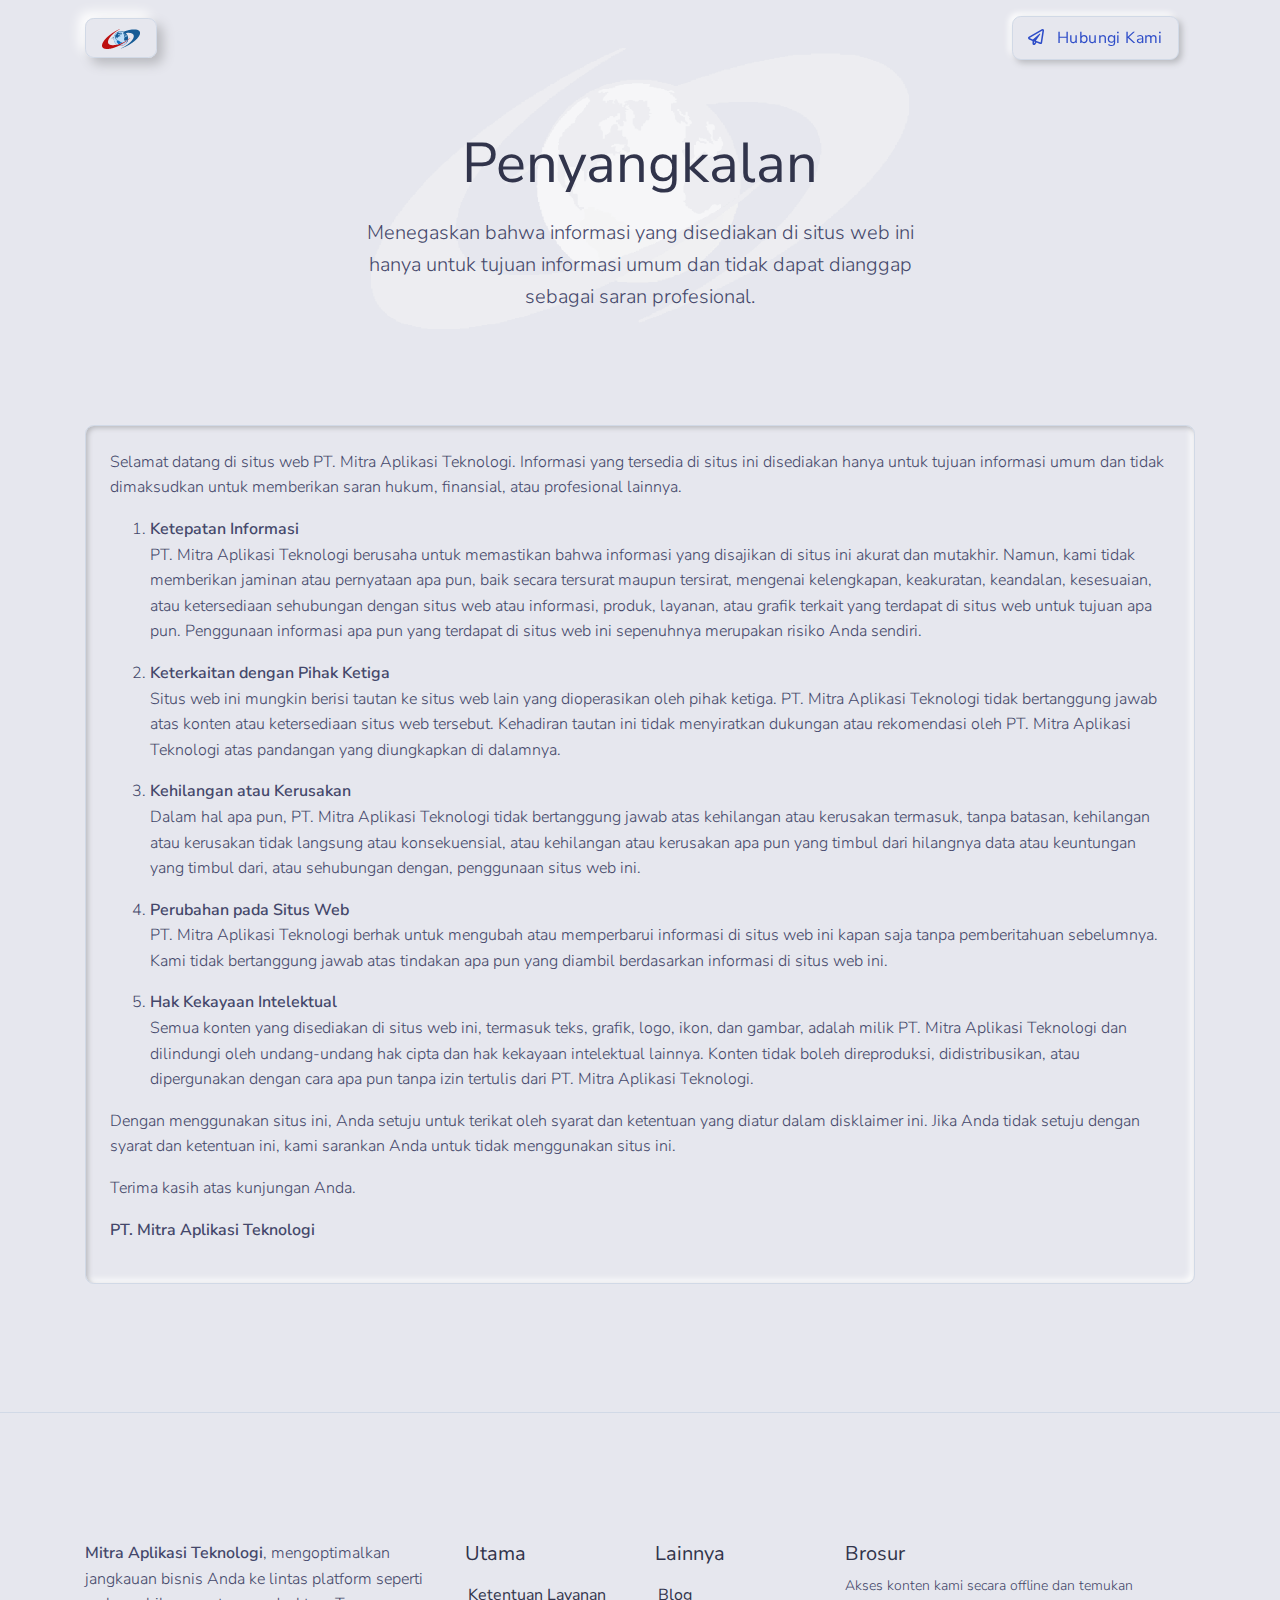
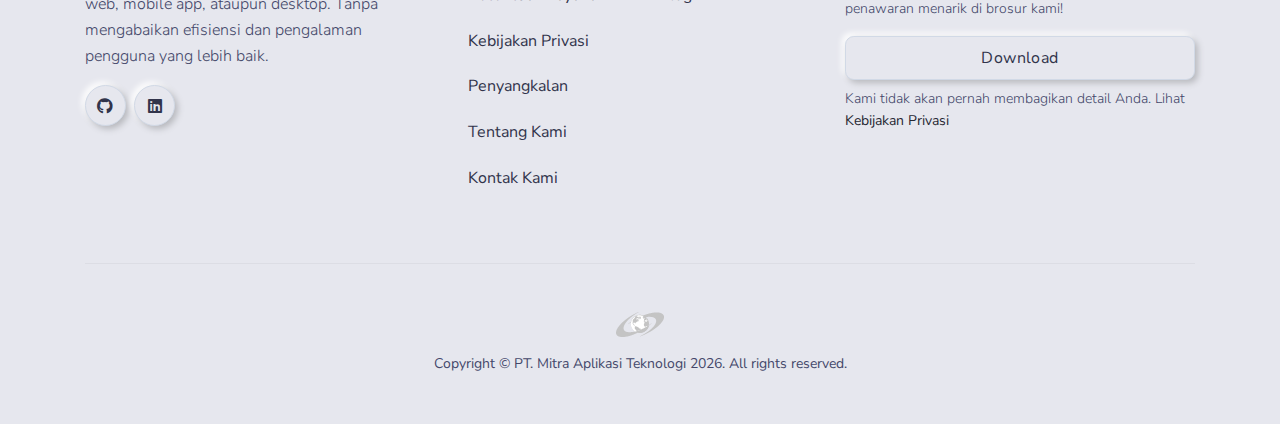
<file: pages/disclaimer.html>
<!DOCTYPE html>
<html lang="en">

<head>
    <meta http-equiv="Content-Type" content="text/html; charset=utf-8" />
    <!-- Primary Meta Tags -->
    <title>Penyangkalan - Mitra Aplikasi Teknologi</title>
    <meta name="viewport" content="width=device-width, initial-scale=1, shrink-to-fit=no">
    <meta name="title" content="Penyangkalan - Mitra Aplikasi Teknologi">

    <!-- Canonical Tag Pointing to Itself -->
    <link rel="canonical" href="https://mitraaplikasiteknologi.com/index.html" />

    <!--  Social tags -->
    <meta name="keywords"
        content="Mengoptimalkan jangkauan bisnis Anda ke lintas platform seperti web, mobile app, ataupun desktop. Tanpa mengabaikan efisiensi dan pengalaman pengguna yang lebih baik.">
    <meta name="description"
        content="Mengoptimalkan jangkauan bisnis Anda ke lintas platform seperti web, mobile app, ataupun desktop. Tanpa mengabaikan efisiensi dan pengalaman pengguna yang lebih baik.">

    <!-- Schema.org markup for Google+ -->
    <meta itemprop="name" content="Penyangkalan - Mitra Aplikasi Teknologi">
    <meta itemprop="description"
        content="Mengoptimalkan jangkauan bisnis Anda ke lintas platform seperti web, mobile app, ataupun desktop. Tanpa mengabaikan efisiensi dan pengalaman pengguna yang lebih baik.">
    <meta itemprop="image" content="../assets/img/brand/colorful.svg">

    <!-- Twitter Card data -->
    <meta name="twitter:card" content="product">
    <meta name="twitter:site" content="@mitraaplikasiteknologi">
    <meta name="twitter:title" content="Penyangkalan - Mitra Aplikasi Teknologi">
    <meta name="twitter:description"
        content="Mengoptimalkan jangkauan bisnis Anda ke lintas platform seperti web, mobile app, ataupun desktop. Tanpa mengabaikan efisiensi dan pengalaman pengguna yang lebih baik.">
    <meta name="twitter:creator" content="@mitraaplikasiteknologi">
    <meta name="twitter:image" content="../assets/img/brand/colorful.svg">

    <!-- Open Graph data -->
    <meta property="fb:app_id" content="214738555737136">
    <meta property="og:title" content="Penyangkalan - Mitra Aplikasi Teknologi" />
    <meta property="og:type" content="article" />
    <meta property="og:url" content="https://www.mitraaplikasiteknologi.com/" />
    <meta property="og:image" content="../assets/img/brand/colorful.svg" />
    <meta property="og:description"
        content="Mengoptimalkan jangkauan bisnis Anda ke lintas platform seperti web, mobile app, ataupun desktop. Tanpa mengabaikan efisiensi dan pengalaman pengguna yang lebih baik." />
    <meta property="og:site_name" content="Mitra Aplikasi Teknologi" />

    <!-- Favicon -->
    <link rel="apple-touch-icon" sizes="120x120" href="../assets/img/favicon/apple-touch-icon.png">
    <link rel="icon" type="image/png" sizes="32x32" href="../assets/img/favicon/favicon-32x32.png">
    <link rel="icon" type="image/png" sizes="16x16" href="../assets/img/favicon/favicon-16x16.png">
    <link rel="manifest" href="../assets/img/favicon/site.webmanifest">
    <link rel="mask-icon" href="../assets/img/favicon/safari-pinned-tab.svg" color="#ffffff">
    <meta name="msapplication-TileColor" content="#ffffff">
    <meta name="theme-color" content="#ffffff">

    <!-- Fontawesome -->
    <link type="text/css" href="../vendor/@fortawesome/fontawesome-free/css/all.min.css" rel="stylesheet">

    <!-- Pixel CSS -->
    <link type="text/css" href="../css/neumorphism.css" rel="stylesheet">

    <!-- NOTICE: You can use the _analytics.html partial to include production code specific code & trackers -->

    <!-- Google tag (gtag.js) -->
    <script async src="https://www.googletagmanager.com/gtag/js?id=G-GMWYXEB7RY"></script>
    <script>
        window.dataLayer = window.dataLayer || [];
        function gtag() { dataLayer.push(arguments); }
        gtag('js', new Date());

        gtag('config', 'G-GMWYXEB7RY');
    </script>

</head>

<body>
    <header class="header-global">
        <nav id="navbar-main" aria-label="Primary navigation"
            class="navbar navbar-main navbar-expand-lg navbar-theme-primary headroom navbar-light navbar-transparent navbar-theme-primary">
            <div class="container position-relative">
                <a class="navbar-brand shadow-soft py-2 px-3 rounded border border-light mr-lg-4" href="../index.html">
                    <img class="navbar-brand-dark" src="../assets/img/brand/colorful.svg" alt="Logo light">
                    <img class="navbar-brand-light" src="../assets/img/brand/colorful.svg" alt="Logo dark">
                </a>
                <div class="d-flex">
                    <a href="https://api.whatsapp.com/send/?phone=6282258049040&text=Halo,%20saya%20ingin%20berkonsultasi%20dengan%20Mitraptek"
                        target="_blank" class="btn btn-primary text-secondary mr-3"><i
                            class="far fa-paper-plane mr-2"></i> Hubungi
                        Kami</a>

                </div>
            </div>
        </nav>
    </header>
    <main>

        <!-- Hero -->
        <section class="section section bg-soft pb-5 overflow-hidden z-2">

            <div class="container z-2" style="background-image: url(../assets/img/brand/light.svg);
            background-repeat: no-repeat;
            background-size: contain;
            background-position: center;">
                <div class="row justify-content-center text-center pt-6">
                    <div class="col-lg-8 col-xl-8">
                        <h1 class="display-2 mb-3">Penyangkalan</h1>
                        <p class="lead px-md-6">Menegaskan bahwa informasi yang disediakan di situs web ini hanya untuk
                            tujuan informasi umum dan tidak dapat dianggap
                            sebagai saran profesional.</p>
                    </div>
                </div>
            </div>
        </section>
        <section class="section section-lg">
            <div class="container">
                <!-- Tab Content -->
                <div class="card shadow-inset bg-primary border-light p-4 rounded">
                    <div class="card-body p-0">
                        <div class="tab-content" id="tabcontent2">
                            <div class="tab-pane fade show active" id="tabs-icons-text-1" role="tabpanel"
                                aria-labelledby="tabs-icons-text-1-tab">
                                <p>Selamat datang di situs web PT. Mitra Aplikasi Teknologi. Informasi yang tersedia di
                                    situs ini disediakan hanya untuk tujuan informasi umum dan tidak dimaksudkan untuk
                                    memberikan saran hukum, finansial, atau profesional lainnya.</p>
                                <ol>
                                    <li>
                                        <p><strong>Ketepatan Informasi</strong><br />PT. Mitra Aplikasi Teknologi
                                            berusaha untuk memastikan bahwa informasi yang disajikan di situs ini akurat
                                            dan mutakhir. Namun, kami tidak memberikan jaminan atau pernyataan apa pun,
                                            baik secara tersurat maupun tersirat, mengenai kelengkapan, keakuratan,
                                            keandalan, kesesuaian, atau ketersediaan sehubungan dengan situs web atau
                                            informasi, produk, layanan, atau grafik terkait yang terdapat di situs web
                                            untuk tujuan apa pun. Penggunaan informasi apa pun yang terdapat di situs
                                            web ini sepenuhnya merupakan risiko Anda sendiri.</p>
                                    </li>
                                    <li>
                                        <p><strong>Keterkaitan dengan Pihak Ketiga</strong><br />Situs web ini mungkin
                                            berisi tautan ke situs web lain yang dioperasikan oleh pihak ketiga. PT.
                                            Mitra Aplikasi Teknologi tidak bertanggung jawab atas konten atau
                                            ketersediaan situs web tersebut. Kehadiran tautan ini tidak menyiratkan
                                            dukungan atau rekomendasi oleh PT. Mitra Aplikasi Teknologi atas pandangan
                                            yang diungkapkan di dalamnya.</p>
                                    </li>
                                    <li>
                                        <p><strong>Kehilangan atau Kerusakan</strong><br />Dalam hal apa pun, PT. Mitra
                                            Aplikasi Teknologi tidak bertanggung jawab atas kehilangan atau kerusakan
                                            termasuk, tanpa batasan, kehilangan atau kerusakan tidak langsung atau
                                            konsekuensial, atau kehilangan atau kerusakan apa pun yang timbul dari
                                            hilangnya data atau keuntungan yang timbul dari, atau sehubungan dengan,
                                            penggunaan situs web ini.</p>
                                    </li>
                                    <li>
                                        <p><strong>Perubahan pada Situs Web</strong><br />PT. Mitra Aplikasi Teknologi
                                            berhak untuk mengubah atau memperbarui informasi di situs web ini kapan saja
                                            tanpa pemberitahuan sebelumnya. Kami tidak bertanggung jawab atas tindakan
                                            apa pun yang diambil berdasarkan informasi di situs web ini.</p>
                                    </li>
                                    <li>
                                        <p><strong>Hak Kekayaan Intelektual</strong><br />Semua konten yang disediakan
                                            di situs web ini, termasuk teks, grafik, logo, ikon, dan gambar, adalah
                                            milik PT. Mitra Aplikasi Teknologi dan dilindungi oleh undang-undang hak
                                            cipta dan hak kekayaan intelektual lainnya. Konten tidak boleh direproduksi,
                                            didistribusikan, atau dipergunakan dengan cara apa pun tanpa izin tertulis
                                            dari PT. Mitra Aplikasi Teknologi.</p>
                                    </li>
                                </ol>
                                <p>Dengan menggunakan situs ini, Anda setuju untuk terikat oleh syarat dan ketentuan
                                    yang diatur dalam disklaimer ini. Jika Anda tidak setuju dengan syarat dan ketentuan
                                    ini, kami sarankan Anda untuk tidak menggunakan situs ini.</p>
                                <p>Terima kasih atas kunjungan Anda.</p>
                                <p><strong>PT. Mitra Aplikasi Teknologi</strong></p>
                            </div>
                        </div>
                    </div>
                </div>
                <!-- End of Tab Content -->
            </div>
        </section>

    </main>

    <footer class="d-flex pb-5 pt-6 pt-md-7 border-top border-light bg-primary">
        <div class="container">
            <div class="row">
                <div class="col-lg-4">
                    <p><strong>Mitra Aplikasi Teknologi</strong>, mengoptimalkan jangkauan bisnis Anda ke lintas
                        platform seperti web, mobile app, ataupun desktop. Tanpa mengabaikan efisiensi dan pengalaman
                        pengguna yang lebih baik.</p>
                    <ul class="d-flex list-unstyled mb-5 mb-lg-0">
                        <li class="mr-2">
                            <a href="https://github.com/mitraptek" target="_blank"
                                class="btn btn-icon-only btn-pill btn-primary" aria-label="github social link"
                                data-toggle="tooltip" data-placement="top" title="Open source projects">
                                <span aria-hidden="true" class="fab fa-github"></span>
                            </a>
                        </li>
                        <li>
                            <a href="https://www.linkedin.com/company/pt-mitra-aplikasi-teknologi" target="_blank"
                                class="btn btn-icon-only btn-pill btn-primary" aria-label="linkedin social link"
                                data-toggle="tooltip" data-placement="top" title="Follow us on Linkedin">
                                <span aria-hidden="true" class="fab fa-linkedin"></span>
                            </a>
                        </li>
                    </ul>
                </div>
                <div class="col-6 col-lg-2 mb-5 mb-lg-0">
                    <h5>Utama</h5>
                    <ul class="footer-links list-unstyled mt-2">
                        <li class="mb-1"><a class="p-2" href="../pages/term-of-service.html">Ketentuan Layanan</a>
                        </li>
                        <li class="mb-1"><a class="p-2" href="../pages/privacy-policy.html">Kebijakan Privasi</a>
                        </li>
                        <li class="mb-1"><a class="p-2" href="../pages/disclaimer.html">Penyangkalan</a>
                        </li>
                        <li class="mb-1"><a class="p-2" href="../index.html#about">Tentang Kami</a>
                        </li>
                        <li class="mb-1"><a class="p-2" href="../index.html#contactop">Kontak Kami</a>
                        </li>
                    </ul>
                </div>
                <div class="col-6 col-lg-2 mb-5 mb-lg-0">
                    <h5>Lainnya</h5>
                    <ul class="footer-links list-unstyled mt-2">
                        <li class="mb-1"><a class="p-2" target="_blank" href="https://blog.satunapas.com/">Blog</a></li>
                    </ul>
                </div>
                <div class="col-12 col-lg-4 mb-5 mb-lg-0">
                    <h5>Brosur</h5>
                    <p class="text-gray font-small mt-2">Akses konten kami secara offline dan temukan penawaran menarik di brosur kami!</p>
                    <div class="form-row mb-2"> 
                        <div class="col-12">
                            <a class="btn btn-primary btn-block" target="_blank" href="../assets/file/dummy.pdf" download>Download</a>
                        </div>
                    </div>
                    <p class="text-gray font-small m-0">Kami tidak akan pernah membagikan detail Anda. Lihat<a
                            class="text-black" href="../pages/privacy-policy.html"> Kebijakan Privasi</a></p>
                </div>
            </div>
            <hr class="my-5">
            <div class="row">
                <div class="col">
                    <a href="https://mitraaplikasiteknologi.com" class="d-flex justify-content-center">
                        <img src="../assets/img/brand/dark.svg" height="25" class="mb-3" alt="Mitra Aplikasi Teknologi Logo">
                    </a>
                    <div class="d-flex text-center justify-content-center align-items-center" role="contentinfo">
                        <p class="font-weight-normal font-small mb-0">Copyright © PT. Mitra Aplikasi Teknologi
                            <span class="current-year">2025</span>. All rights reserved.
                        </p>
                    </div>
                </div>
            </div>
        </div>
    </footer>

    <!-- Core -->
    <script src="../vendor/jquery/dist/jquery.min.js"></script>
    <script src="../vendor/popper.js/dist/umd/popper.min.js"></script>
    <script src="../vendor/bootstrap/dist/js/bootstrap.min.js"></script>
    <script src="../vendor/headroom.js/dist/headroom.min.js"></script>

    <!-- Vendor JS -->
    <script src="../vendor/onscreen/dist/on-screen.umd.min.js"></script>
    <script src="../vendor/nouislider/distribute/nouislider.min.js"></script>
    <script src="../vendor/bootstrap-datepicker/dist/js/bootstrap-datepicker.min.js"></script>
    <script src="../vendor/waypoints/lib/jquery.waypoints.min.js"></script>
    <script src="../vendor/jarallax/dist/jarallax.min.js"></script>
    <script src="../vendor/jquery.counterup/jquery.counterup.min.js"></script>
    <script src="../vendor/jquery-countdown/dist/jquery.countdown.min.js"></script>
    <script src="../vendor/smooth-scroll/dist/smooth-scroll.polyfills.min.js"></script>
    <script src="../vendor/prismjs/prism.js"></script>

    <script async defer src="https://buttons.github.io/buttons.js"></script>

    <!-- Neumorphism JS -->
    <script src="../assets/js/neumorphism.js"></script>
</body>

</html>
</file>
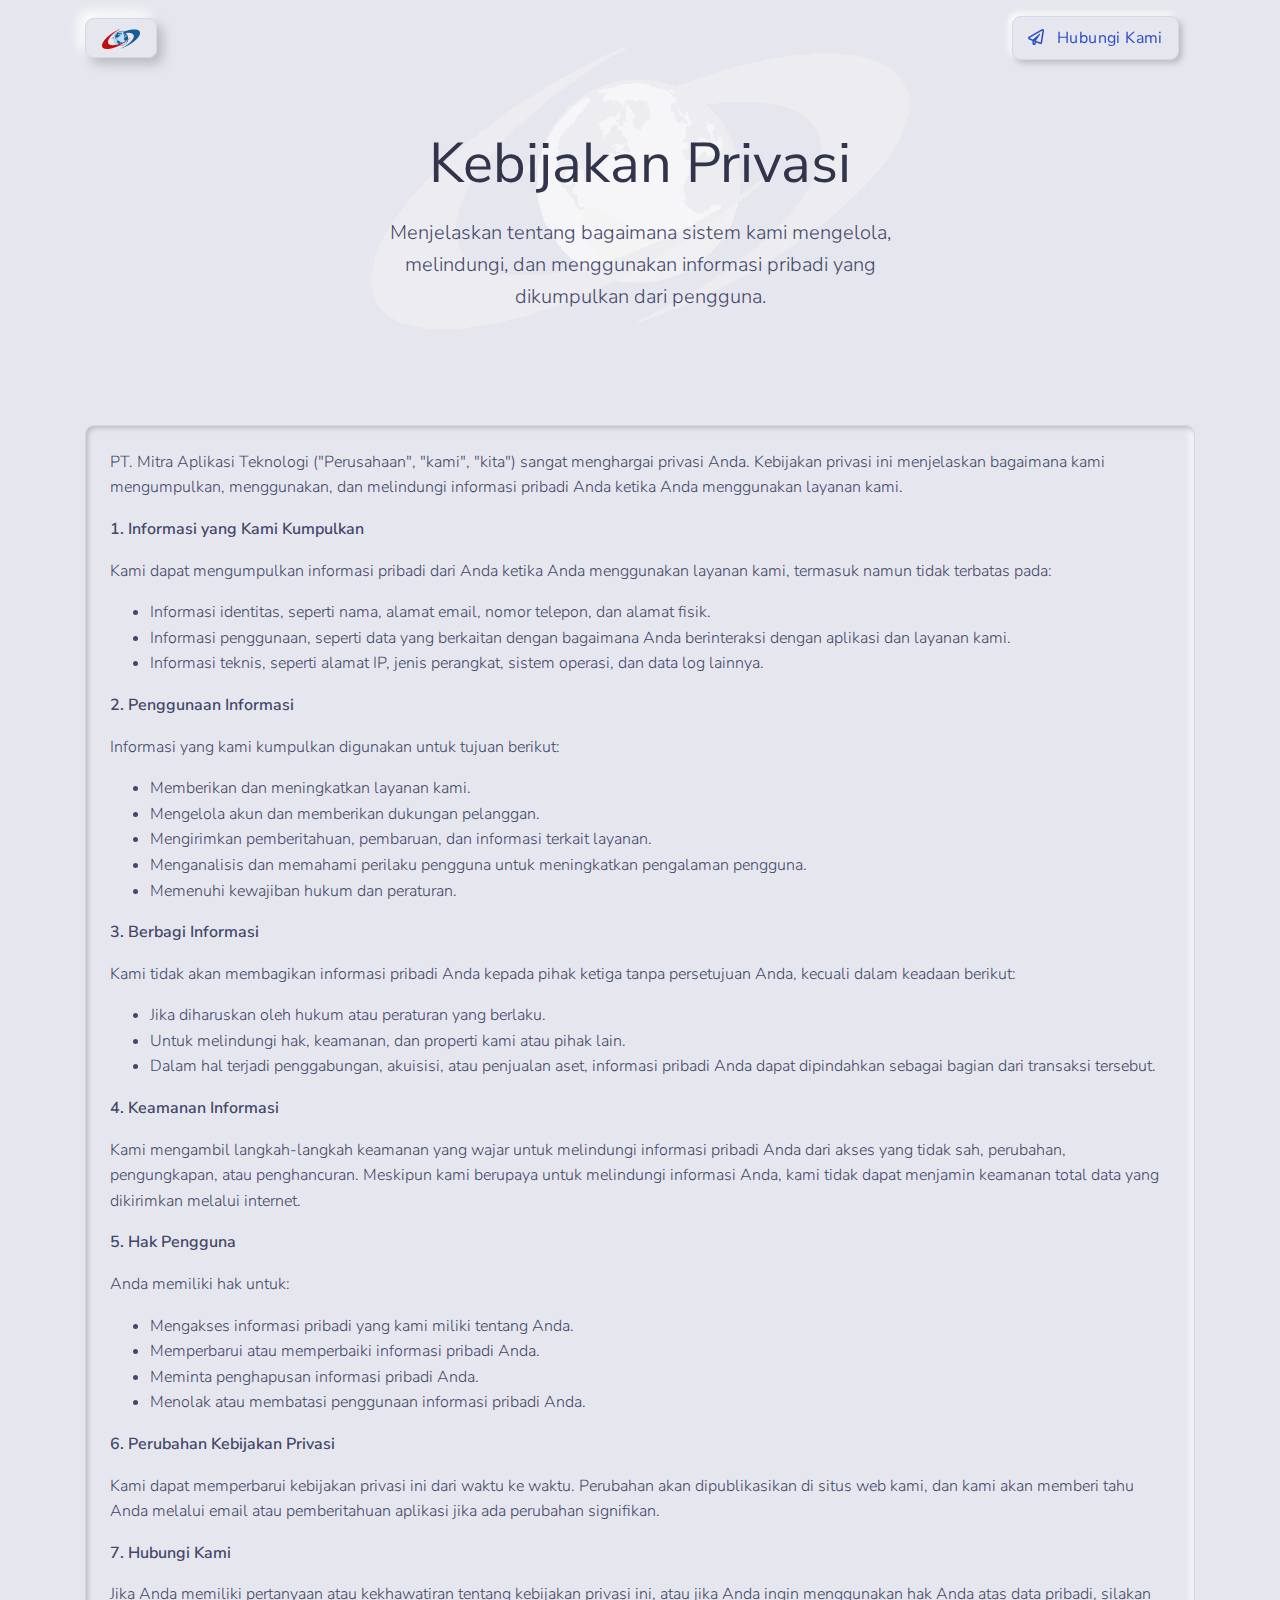
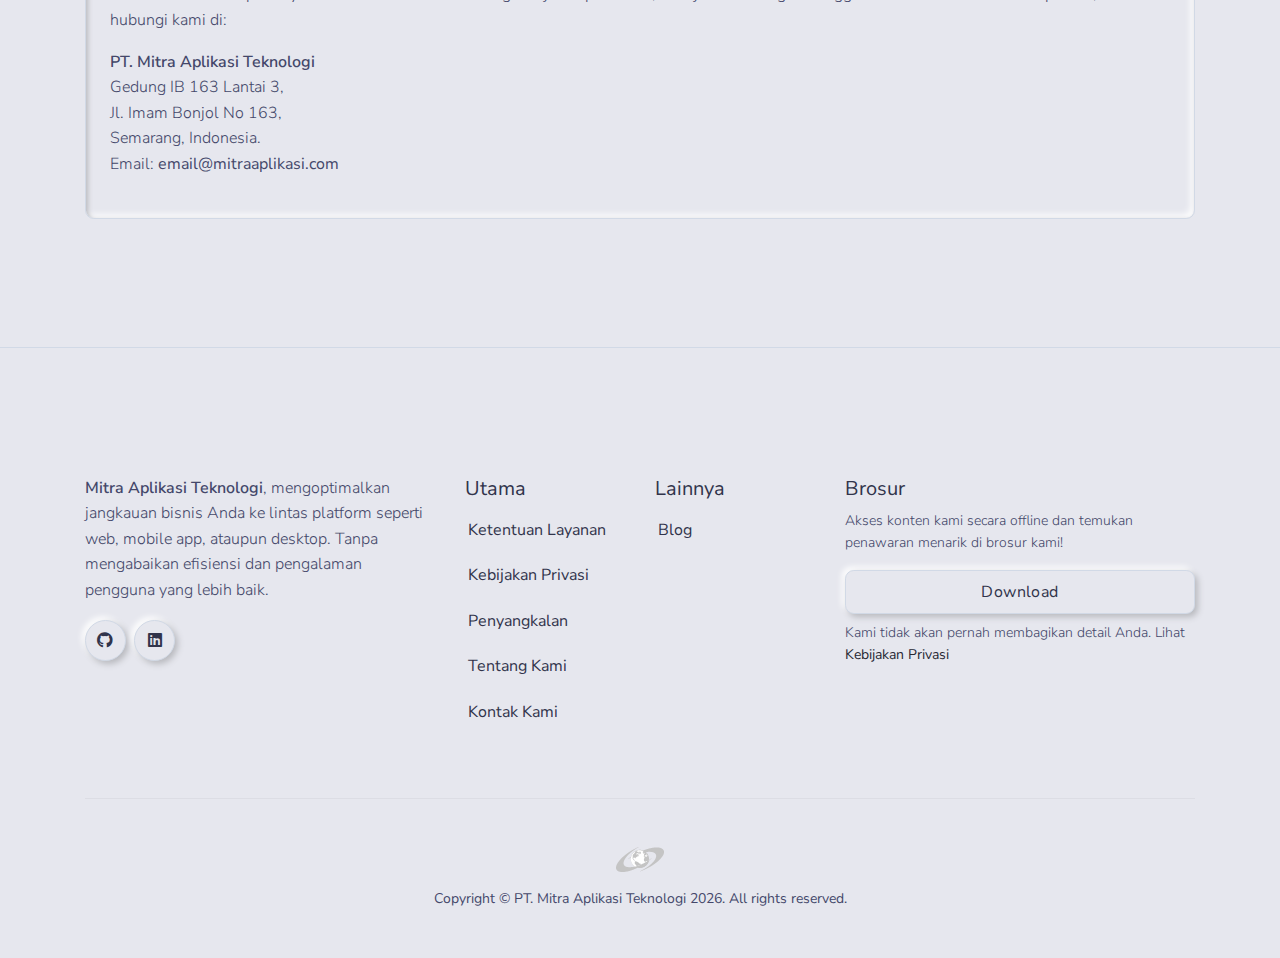
<file: pages/privacy-policy.html>
<!DOCTYPE html>
<html lang="en">

<head>
    <meta http-equiv="Content-Type" content="text/html; charset=utf-8" />
    <!-- Primary Meta Tags -->
    <title>Kebijakan Privasi - Mitra Aplikasi Teknologi</title>
    <meta name="viewport" content="width=device-width, initial-scale=1, shrink-to-fit=no">
    <meta name="title" content="Kebijakan Privasi - Mitra Aplikasi Teknologi">

    <!-- Canonical Tag Pointing to Itself -->
    <link rel="canonical" href="https://mitraaplikasiteknologi.com/index.html" />

    <!--  Social tags -->
    <meta name="keywords"
        content="Mengoptimalkan jangkauan bisnis Anda ke lintas platform seperti web, mobile app, ataupun desktop. Tanpa mengabaikan efisiensi dan pengalaman pengguna yang lebih baik.">
    <meta name="description"
        content="Mengoptimalkan jangkauan bisnis Anda ke lintas platform seperti web, mobile app, ataupun desktop. Tanpa mengabaikan efisiensi dan pengalaman pengguna yang lebih baik.">

    <!-- Schema.org markup for Google+ -->
    <meta itemprop="name" content="Kebijakan Privasi - Mitra Aplikasi Teknologi">
    <meta itemprop="description"
        content="Mengoptimalkan jangkauan bisnis Anda ke lintas platform seperti web, mobile app, ataupun desktop. Tanpa mengabaikan efisiensi dan pengalaman pengguna yang lebih baik.">
    <meta itemprop="image" content="../assets/img/brand/colorful.svg">

    <!-- Twitter Card data -->
    <meta name="twitter:card" content="product">
    <meta name="twitter:site" content="@mitraaplikasiteknologi">
    <meta name="twitter:title" content="Kebijakan Privasi - Mitra Aplikasi Teknologi">
    <meta name="twitter:description"
        content="Mengoptimalkan jangkauan bisnis Anda ke lintas platform seperti web, mobile app, ataupun desktop. Tanpa mengabaikan efisiensi dan pengalaman pengguna yang lebih baik.">
    <meta name="twitter:creator" content="@mitraaplikasiteknologi">
    <meta name="twitter:image" content="../assets/img/brand/colorful.svg">

    <!-- Open Graph data -->
    <meta property="fb:app_id" content="214738555737136">
    <meta property="og:title" content="Kebijakan Privasi - Mitra Aplikasi Teknologi" />
    <meta property="og:type" content="article" />
    <meta property="og:url" content="https://www.mitraaplikasiteknologi.com/" />
    <meta property="og:image" content="../assets/img/brand/colorful.svg" />
    <meta property="og:description"
        content="Mengoptimalkan jangkauan bisnis Anda ke lintas platform seperti web, mobile app, ataupun desktop. Tanpa mengabaikan efisiensi dan pengalaman pengguna yang lebih baik." />
    <meta property="og:site_name" content="Mitra Aplikasi Teknologi" />

    <!-- Favicon -->
    <link rel="apple-touch-icon" sizes="120x120" href="../assets/img/favicon/apple-touch-icon.png">
    <link rel="icon" type="image/png" sizes="32x32" href="../assets/img/favicon/favicon-32x32.png">
    <link rel="icon" type="image/png" sizes="16x16" href="../assets/img/favicon/favicon-16x16.png">
    <link rel="manifest" href="../assets/img/favicon/site.webmanifest">
    <link rel="mask-icon" href="../assets/img/favicon/safari-pinned-tab.svg" color="#ffffff">
    <meta name="msapplication-TileColor" content="#ffffff">
    <meta name="theme-color" content="#ffffff">

    <!-- Fontawesome -->
    <link type="text/css" href="../vendor/@fortawesome/fontawesome-free/css/all.min.css" rel="stylesheet">

    <!-- Pixel CSS -->
    <link type="text/css" href="../css/neumorphism.css" rel="stylesheet">

    <!-- NOTICE: You can use the _analytics.html partial to include production code specific code & trackers -->

    <!-- Google tag (gtag.js) -->
    <script async src="https://www.googletagmanager.com/gtag/js?id=G-GMWYXEB7RY"></script>
    <script>
        window.dataLayer = window.dataLayer || [];
        function gtag() { dataLayer.push(arguments); }
        gtag('js', new Date());

        gtag('config', 'G-GMWYXEB7RY');
    </script>

</head>

<body>
    <header class="header-global">
        <nav id="navbar-main" aria-label="Primary navigation"
            class="navbar navbar-main navbar-expand-lg navbar-theme-primary headroom navbar-light navbar-transparent navbar-theme-primary">
            <div class="container position-relative">
                <a class="navbar-brand shadow-soft py-2 px-3 rounded border border-light mr-lg-4" href="../index.html">
                    <img class="navbar-brand-dark" src="../assets/img/brand/colorful.svg" alt="Logo light">
                    <img class="navbar-brand-light" src="../assets/img/brand/colorful.svg" alt="Logo dark">
                </a>
                <div class="d-flex">
                    <a href="https://api.whatsapp.com/send/?phone=6282258049040&text=Halo,%20saya%20ingin%20berkonsultasi%20dengan%20Mitraptek"
                        target="_blank" class="btn btn-primary text-secondary mr-3"><i
                            class="far fa-paper-plane mr-2"></i> Hubungi
                        Kami</a>

                </div>
            </div>
        </nav>
    </header>
    <main>

        <!-- Hero -->
        <section class="section section bg-soft pb-5 overflow-hidden z-2">

            <div class="container z-2" style="background-image: url(../assets/img/brand/light.svg);
            background-repeat: no-repeat;
            background-size: contain;
            background-position: center;">
                <div class="row justify-content-center text-center pt-6">
                    <div class="col-lg-8 col-xl-8">
                        <h1 class="display-2 mb-3">Kebijakan Privasi</h1>
                        <p class="lead px-md-6">Menjelaskan tentang bagaimana sistem kami mengelola, melindungi, dan
                            menggunakan informasi pribadi yang dikumpulkan dari pengguna.</p>
                    </div>
                </div>
            </div>
        </section>
        <section class="section section-lg">
            <div class="container"> 
                <!-- Tab Content -->
                <div class="card shadow-inset bg-primary border-light p-4 rounded">
                    <div class="card-body p-0">
                        <div class="tab-content" id="tabcontent2">
                            <div class="tab-pane fade show active" id="tabs-icons-text-1" role="tabpanel"
                                aria-labelledby="tabs-icons-text-1-tab"> 
                                <p>PT. Mitra Aplikasi Teknologi ("Perusahaan", "kami", "kita") sangat menghargai privasi
                                    Anda. Kebijakan privasi ini menjelaskan bagaimana kami mengumpulkan, menggunakan,
                                    dan melindungi informasi pribadi Anda ketika Anda menggunakan layanan kami.</p>
                                <p><strong>1. Informasi yang Kami Kumpulkan</strong></p>
                                <p>Kami dapat mengumpulkan informasi pribadi dari Anda ketika Anda menggunakan layanan
                                    kami, termasuk namun tidak terbatas pada:</p>
                                <ul>
                                    <li>Informasi identitas, seperti nama, alamat email, nomor telepon, dan alamat
                                        fisik.</li>
                                    <li>Informasi penggunaan, seperti data yang berkaitan dengan bagaimana Anda
                                        berinteraksi dengan aplikasi dan layanan kami.</li>
                                    <li>Informasi teknis, seperti alamat IP, jenis perangkat, sistem operasi, dan data
                                        log lainnya.</li>
                                </ul>
                                <p><strong>2. Penggunaan Informasi</strong></p>
                                <p>Informasi yang kami kumpulkan digunakan untuk tujuan berikut:</p>
                                <ul>
                                    <li>Memberikan dan meningkatkan layanan kami.</li>
                                    <li>Mengelola akun dan memberikan dukungan pelanggan.</li>
                                    <li>Mengirimkan pemberitahuan, pembaruan, dan informasi terkait layanan.</li>
                                    <li>Menganalisis dan memahami perilaku pengguna untuk meningkatkan pengalaman
                                        pengguna.</li>
                                    <li>Memenuhi kewajiban hukum dan peraturan.</li>
                                </ul>
                                <p><strong>3. Berbagi Informasi</strong></p>
                                <p>Kami tidak akan membagikan informasi pribadi Anda kepada pihak ketiga tanpa
                                    persetujuan Anda, kecuali dalam keadaan berikut:</p>
                                <ul>
                                    <li>Jika diharuskan oleh hukum atau peraturan yang berlaku.</li>
                                    <li>Untuk melindungi hak, keamanan, dan properti kami atau pihak lain.</li>
                                    <li>Dalam hal terjadi penggabungan, akuisisi, atau penjualan aset, informasi pribadi
                                        Anda dapat dipindahkan sebagai bagian dari transaksi tersebut.</li>
                                </ul>
                                <p><strong>4. Keamanan Informasi</strong></p>
                                <p>Kami mengambil langkah-langkah keamanan yang wajar untuk melindungi informasi pribadi
                                    Anda dari akses yang tidak sah, perubahan, pengungkapan, atau penghancuran. Meskipun
                                    kami berupaya untuk melindungi informasi Anda, kami tidak dapat menjamin keamanan
                                    total data yang dikirimkan melalui internet.</p>
                                <p><strong>5. Hak Pengguna</strong></p>
                                <p>Anda memiliki hak untuk:</p>
                                <ul>
                                    <li>Mengakses informasi pribadi yang kami miliki tentang Anda.</li>
                                    <li>Memperbarui atau memperbaiki informasi pribadi Anda.</li>
                                    <li>Meminta penghapusan informasi pribadi Anda.</li>
                                    <li>Menolak atau membatasi penggunaan informasi pribadi Anda.</li>
                                </ul>
                                <p><strong>6. Perubahan Kebijakan Privasi</strong></p>
                                <p>Kami dapat memperbarui kebijakan privasi ini dari waktu ke waktu. Perubahan akan
                                    dipublikasikan di situs web kami, dan kami akan memberi tahu Anda melalui email atau
                                    pemberitahuan aplikasi jika ada perubahan signifikan.</p>
                                <p><strong>7. Hubungi Kami</strong></p>
                                <p>Jika Anda memiliki pertanyaan atau kekhawatiran tentang kebijakan privasi ini, atau
                                    jika Anda ingin menggunakan hak Anda atas data pribadi, silakan hubungi kami di:</p>
                                <p><strong>PT. Mitra Aplikasi Teknologi</strong><br />Gedung IB 163 Lantai 3,<br />Jl.
                                    Imam Bonjol No 163,<br />Semarang, Indonesia.<br />Email: <a
                                        rel="noopener">email@mitraaplikasi.com</a></p>
                            </div>
                        </div>
                    </div>
                </div>
                <!-- End of Tab Content -->
            </div>
        </section>

    </main>

    <footer class="d-flex pb-5 pt-6 pt-md-7 border-top border-light bg-primary">
        <div class="container">
            <div class="row">
                <div class="col-lg-4">
                    <p><strong>Mitra Aplikasi Teknologi</strong>, mengoptimalkan jangkauan bisnis Anda ke lintas
                        platform seperti web, mobile app, ataupun desktop. Tanpa mengabaikan efisiensi dan pengalaman
                        pengguna yang lebih baik.</p>
                    <ul class="d-flex list-unstyled mb-5 mb-lg-0">
                        <li class="mr-2">
                            <a href="https://github.com/mitraptek" target="_blank"
                                class="btn btn-icon-only btn-pill btn-primary" aria-label="github social link"
                                data-toggle="tooltip" data-placement="top" title="Open source projects">
                                <span aria-hidden="true" class="fab fa-github"></span>
                            </a>
                        </li>
                        <li>
                            <a href="https://www.linkedin.com/company/pt-mitra-aplikasi-teknologi" target="_blank"
                                class="btn btn-icon-only btn-pill btn-primary" aria-label="linkedin social link"
                                data-toggle="tooltip" data-placement="top" title="Follow us on Linkedin">
                                <span aria-hidden="true" class="fab fa-linkedin"></span>
                            </a>
                        </li>
                    </ul>
                </div>
                <div class="col-6 col-lg-2 mb-5 mb-lg-0">
                    <h5>Utama</h5>
                    <ul class="footer-links list-unstyled mt-2">
                        <li class="mb-1"><a class="p-2" href="../pages/term-of-service.html">Ketentuan Layanan</a>
                        </li>
                        <li class="mb-1"><a class="p-2" href="../pages/privacy-policy.html">Kebijakan Privasi</a>
                        </li>
                        <li class="mb-1"><a class="p-2" href="../pages/disclaimer.html">Penyangkalan</a>
                        </li>
                        <li class="mb-1"><a class="p-2" href="../index.html#about">Tentang Kami</a>
                        </li>
                        <li class="mb-1"><a class="p-2" href="../index.html#contactop">Kontak Kami</a>
                        </li>
                    </ul>
                </div>
                <div class="col-6 col-lg-2 mb-5 mb-lg-0">
                    <h5>Lainnya</h5>
                    <ul class="footer-links list-unstyled mt-2">
                        <li class="mb-1"><a class="p-2" target="_blank" href="https://blog.satunapas.com/">Blog</a></li>
                    </ul>
                </div>
                <div class="col-12 col-lg-4 mb-5 mb-lg-0">
                    <h5>Brosur</h5>
                    <p class="text-gray font-small mt-2">Akses konten kami secara offline dan temukan penawaran menarik di brosur kami!</p>
                    <div class="form-row mb-2"> 
                        <div class="col-12">
                            <a class="btn btn-primary btn-block" target="_blank" href="../assets/file/dummy.pdf" download>Download</a>
                        </div>
                    </div>
                    <p class="text-gray font-small m-0">Kami tidak akan pernah membagikan detail Anda. Lihat<a
                            class="text-black" href="../pages/privacy-policy.html"> Kebijakan Privasi</a></p>
                </div>
            </div>
            <hr class="my-5">
            <div class="row">
                <div class="col">
                    <a href="https://mitraaplikasiteknologi.com" class="d-flex justify-content-center">
                        <img src="../assets/img/brand/dark.svg" height="25" class="mb-3" alt="Mitra Aplikasi Teknologi Logo">
                    </a>
                    <div class="d-flex text-center justify-content-center align-items-center" role="contentinfo">
                        <p class="font-weight-normal font-small mb-0">Copyright © PT. Mitra Aplikasi Teknologi
                            <span class="current-year">2025</span>. All rights reserved.
                        </p>
                    </div>
                </div>
            </div>
        </div>
    </footer>

    <!-- Core -->
    <script src="../vendor/jquery/dist/jquery.min.js"></script>
    <script src="../vendor/popper.js/dist/umd/popper.min.js"></script>
    <script src="../vendor/bootstrap/dist/js/bootstrap.min.js"></script>
    <script src="../vendor/headroom.js/dist/headroom.min.js"></script>

    <!-- Vendor JS -->
    <script src="../vendor/onscreen/dist/on-screen.umd.min.js"></script>
    <script src="../vendor/nouislider/distribute/nouislider.min.js"></script>
    <script src="../vendor/bootstrap-datepicker/dist/js/bootstrap-datepicker.min.js"></script>
    <script src="../vendor/waypoints/lib/jquery.waypoints.min.js"></script>
    <script src="../vendor/jarallax/dist/jarallax.min.js"></script>
    <script src="../vendor/jquery.counterup/jquery.counterup.min.js"></script>
    <script src="../vendor/jquery-countdown/dist/jquery.countdown.min.js"></script>
    <script src="../vendor/smooth-scroll/dist/smooth-scroll.polyfills.min.js"></script>
    <script src="../vendor/prismjs/prism.js"></script>

    <script async defer src="https://buttons.github.io/buttons.js"></script>

    <!-- Neumorphism JS -->
    <script src="../assets/js/neumorphism.js"></script>
</body>

</html>
</file>
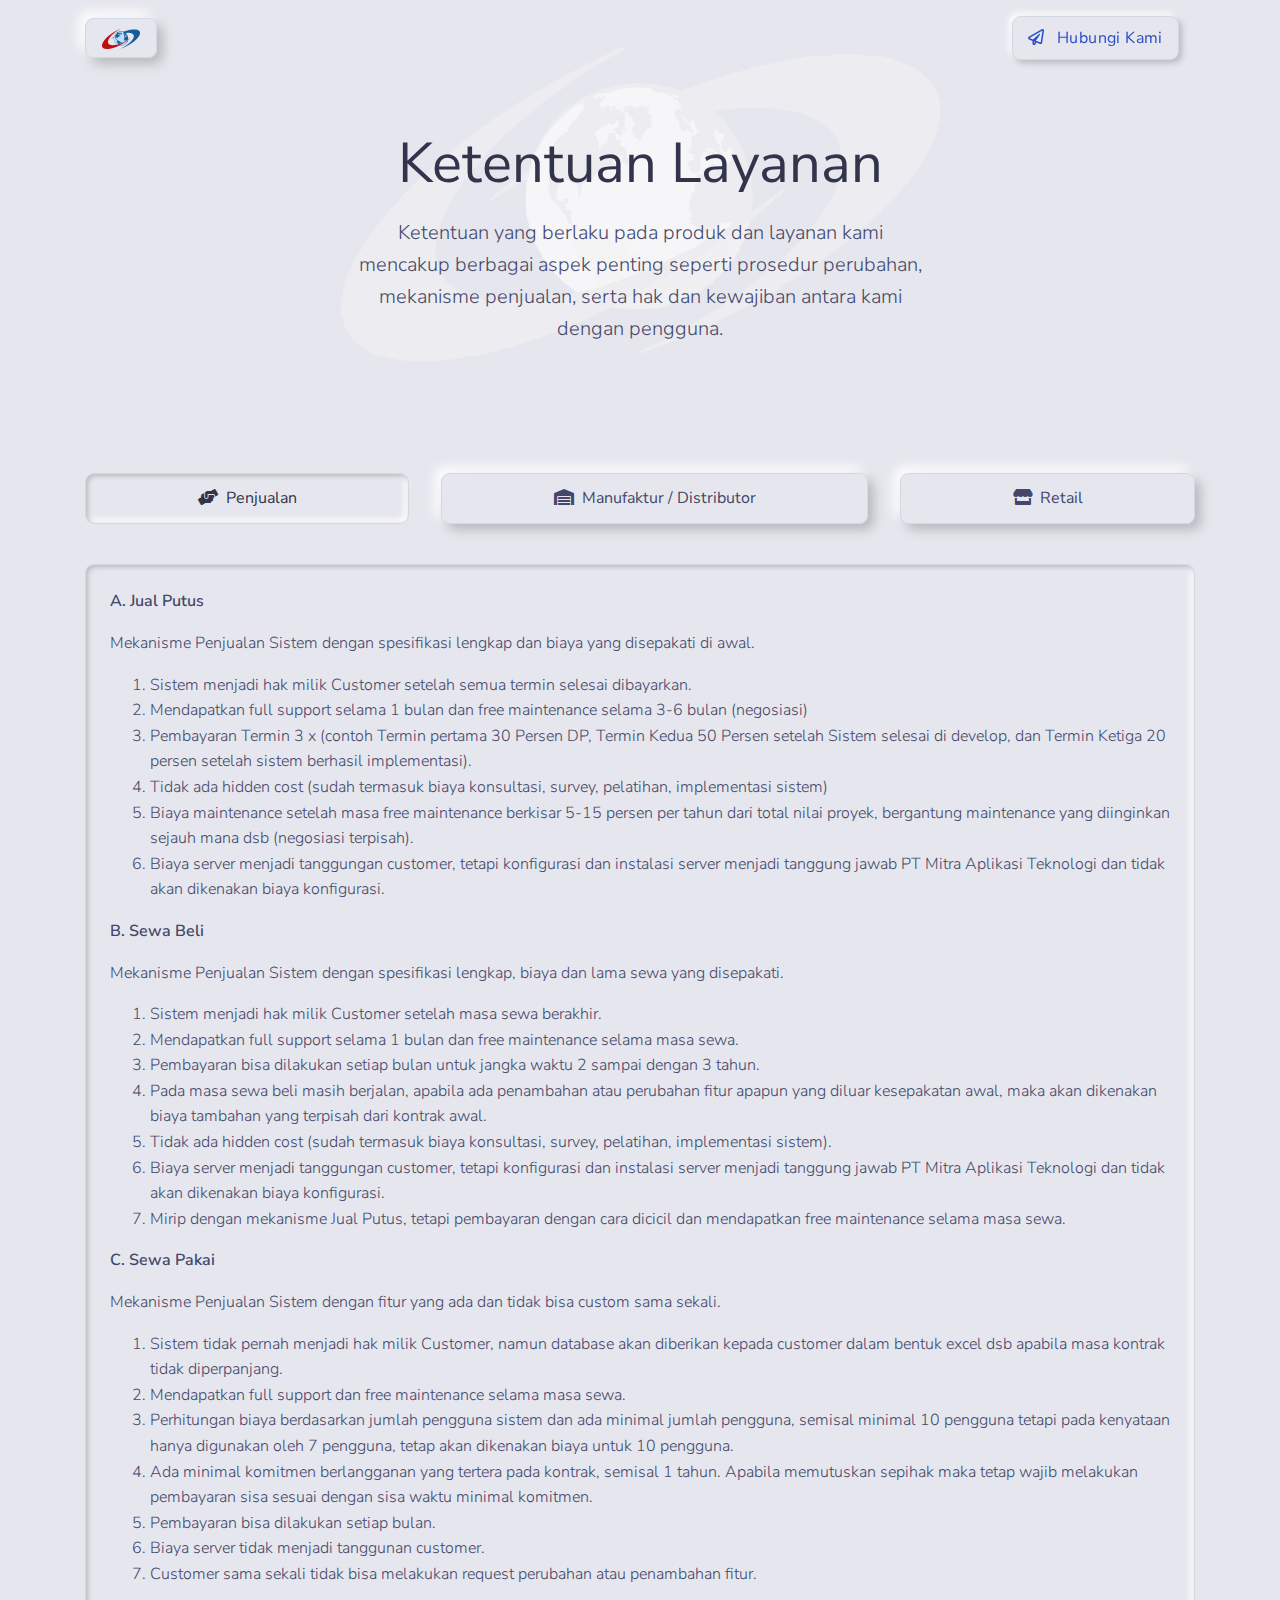
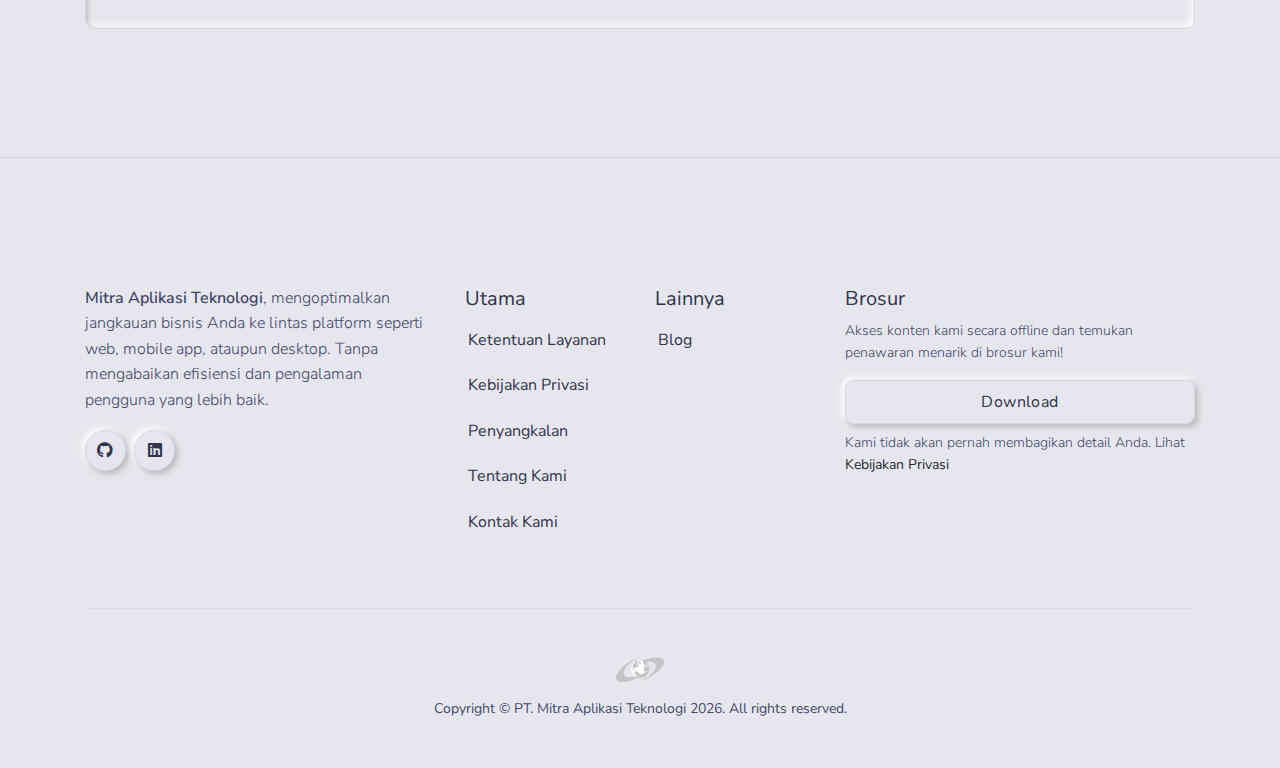
<file: pages/term-of-service.html>
<!DOCTYPE html>
<html lang="en">

<head>
    <meta http-equiv="Content-Type" content="text/html; charset=utf-8" />
    <!-- Primary Meta Tags -->
    <title>Ketentuan Layanan - Mitra Aplikasi Teknologi</title>
    <meta name="viewport" content="width=device-width, initial-scale=1, shrink-to-fit=no">
    <meta name="title" content="Ketentuan Layanan - Mitra Aplikasi Teknologi"> 

    <!-- Canonical Tag Pointing to Itself -->
    <link rel="canonical" href="https://mitraaplikasiteknologi.com/index.html" />

    <!--  Social tags -->
    <meta name="keywords"
        content="Mengoptimalkan jangkauan bisnis Anda ke lintas platform seperti web, mobile app, ataupun desktop. Tanpa mengabaikan efisiensi dan pengalaman pengguna yang lebih baik.">
    <meta name="description"
        content="Mengoptimalkan jangkauan bisnis Anda ke lintas platform seperti web, mobile app, ataupun desktop. Tanpa mengabaikan efisiensi dan pengalaman pengguna yang lebih baik.">

    <!-- Schema.org markup for Google+ -->
    <meta itemprop="name" content="Ketentuan Layanan - Mitra Aplikasi Teknologi">
    <meta itemprop="description"
        content="Mengoptimalkan jangkauan bisnis Anda ke lintas platform seperti web, mobile app, ataupun desktop. Tanpa mengabaikan efisiensi dan pengalaman pengguna yang lebih baik.">
    <meta itemprop="image" content="../assets/img/brand/colorful.svg">

    <!-- Twitter Card data -->
    <meta name="twitter:card" content="product">
    <meta name="twitter:site" content="@mitraaplikasiteknologi">
    <meta name="twitter:title" content="Ketentuan Layanan - Mitra Aplikasi Teknologi">
    <meta name="twitter:description"
        content="Mengoptimalkan jangkauan bisnis Anda ke lintas platform seperti web, mobile app, ataupun desktop. Tanpa mengabaikan efisiensi dan pengalaman pengguna yang lebih baik.">
    <meta name="twitter:creator" content="@mitraaplikasiteknologi">
    <meta name="twitter:image" content="../assets/img/brand/colorful.svg">

    <!-- Open Graph data -->
    <meta property="fb:app_id" content="214738555737136">
    <meta property="og:title" content="Ketentuan Layanan - Mitra Aplikasi Teknologi" />
    <meta property="og:type" content="article" />
    <meta property="og:url" content="https://www.mitraaplikasiteknologi.com/" />
    <meta property="og:image" content="../assets/img/brand/colorful.svg" />
    <meta property="og:description"
        content="Mengoptimalkan jangkauan bisnis Anda ke lintas platform seperti web, mobile app, ataupun desktop. Tanpa mengabaikan efisiensi dan pengalaman pengguna yang lebih baik." />
    <meta property="og:site_name" content="Mitra Aplikasi Teknologi" />

    <!-- Favicon -->
    <link rel="apple-touch-icon" sizes="120x120" href="../assets/img/favicon/apple-touch-icon.png">
    <link rel="icon" type="image/png" sizes="32x32" href="../assets/img/favicon/favicon-32x32.png">
    <link rel="icon" type="image/png" sizes="16x16" href="../assets/img/favicon/favicon-16x16.png">
    <link rel="manifest" href="../assets/img/favicon/site.webmanifest">
    <link rel="mask-icon" href="../assets/img/favicon/safari-pinned-tab.svg" color="#ffffff">
    <meta name="msapplication-TileColor" content="#ffffff">
    <meta name="theme-color" content="#ffffff">

    <!-- Fontawesome -->
    <link type="text/css" href="../vendor/@fortawesome/fontawesome-free/css/all.min.css" rel="stylesheet">

    <!-- Pixel CSS -->
    <link type="text/css" href="../css/neumorphism.css" rel="stylesheet">

    <!-- NOTICE: You can use the _analytics.html partial to include production code specific code & trackers -->

    <!-- Google tag (gtag.js) -->
    <script async src="https://www.googletagmanager.com/gtag/js?id=G-GMWYXEB7RY"></script>
    <script>
        window.dataLayer = window.dataLayer || [];
        function gtag() { dataLayer.push(arguments); }
        gtag('js', new Date());

        gtag('config', 'G-GMWYXEB7RY');
    </script>

</head>

<body>
    <header class="header-global">
        <nav id="navbar-main" aria-label="Primary navigation"
            class="navbar navbar-main navbar-expand-lg navbar-theme-primary headroom navbar-light navbar-transparent navbar-theme-primary">
            <div class="container position-relative">
                <a class="navbar-brand shadow-soft py-2 px-3 rounded border border-light mr-lg-4" href="../index.html">
                    <img class="navbar-brand-dark" src="../assets/img/brand/colorful.svg" alt="Logo light">
                    <img class="navbar-brand-light" src="../assets/img/brand/colorful.svg" alt="Logo dark">
                </a>
                <div class="d-flex">
                    <a href="https://api.whatsapp.com/send/?phone=6282258049040&text=Halo,%20saya%20ingin%20berkonsultasi%20dengan%20Mitraptek"
                        target="_blank" class="btn btn-primary text-secondary mr-3"><i
                            class="far fa-paper-plane mr-2"></i> Hubungi
                        Kami</a>

                </div>
            </div>
        </nav>
    </header>
    <main>

        <!-- Hero -->
        <section class="section section bg-soft pb-5 overflow-hidden z-2">

            <div class="container z-2" style="background-image: url(../assets/img/brand/light.svg);
            background-repeat: no-repeat;
            background-size: contain;
            background-position: center;">
                <div class="row justify-content-center text-center pt-6">
                    <div class="col-lg-8 col-xl-8">
                        <h1 class="display-2 mb-3">Ketentuan Layanan</h1>
                        <p class="lead px-md-6">Ketentuan yang berlaku pada produk dan layanan kami mencakup berbagai
                            aspek penting seperti prosedur perubahan, mekanisme penjualan, serta hak dan kewajiban
                            antara kami dengan pengguna.</p>
                    </div>
                </div>
            </div>
        </section>
        <section class="section section-lg">
            <div class="container">
                <!-- Tab Nav -->
                <div class="nav-wrapper position-relative mb-4">
                    <ul class="nav nav-pills nav-fill flex-column flex-md-row" id="tabs-icons-text" role="tablist">
                        <li class="nav-item">
                            <a class="nav-link mb-sm-3 mb-md-0 active" id="tabs-icons-text-1-tab" data-toggle="tab"
                                href="#tabs-icons-text-1" role="tab" aria-controls="tabs-icons-text-1"
                                aria-selected="true"><i class="fas fa-hands-helping"></i>Penjualan</a>
                        </li>
                        <li class="nav-item">
                            <a class="nav-link mb-sm-3 mb-md-0" id="tabs-icons-text-2-tab" data-toggle="tab"
                                href="#tabs-icons-text-2" role="tab" aria-controls="tabs-icons-text-2"
                                aria-selected="false"><i class="fas fa-warehouse"></i>Manufaktur / Distributor</a>
                        </li>
                        <li class="nav-item">
                            <a class="nav-link mb-sm-3 mb-md-0" id="tabs-icons-text-3-tab" data-toggle="tab"
                                href="#tabs-icons-text-3" role="tab" aria-controls="tabs-icons-text-3"
                                aria-selected="false"><i class="fas fa-store"></i>Retail</a>
                        </li>
                    </ul>
                </div>
                <!-- End of Tab Nav -->
                <!-- Tab Content -->
                <div class="card shadow-inset bg-primary border-light p-4 rounded">
                    <div class="card-body p-0">
                        <div class="tab-content" id="tabcontent2">
                            <div class="tab-pane fade show active" id="tabs-icons-text-1" role="tabpanel"
                                aria-labelledby="tabs-icons-text-1-tab">
                                <p class="p1"><strong>A. Jual Putus</strong></p>
                                <p class="p2">Mekanisme Penjualan Sistem dengan spesifikasi lengkap dan biaya yang
                                    disepakati di awal.</p>
                                <ol>
                                    <li class="p3">Sistem menjadi hak milik Customer setelah semua termin selesai
                                        dibayarkan.</li>
                                    <li class="p3">Mendapatkan full support selama 1 bulan dan free maintenance selama
                                        3-6 bulan (negosiasi)</li>
                                    <li class="p3">Pembayaran Termin 3 x (contoh Termin pertama 30 Persen DP, Termin
                                        Kedua 50 Persen setelah Sistem selesai di develop, dan Termin Ketiga 20 persen
                                        setelah sistem berhasil implementasi).</li>
                                    <li class="p3">Tidak ada hidden cost (sudah termasuk biaya konsultasi, survey,
                                        pelatihan, implementasi sistem)</li>
                                    <li class="p3">Biaya maintenance setelah masa free maintenance berkisar 5-15 persen
                                        per tahun dari total nilai proyek, bergantung maintenance yang diinginkan sejauh
                                        mana dsb (negosiasi terpisah).</li>
                                    <li class="p2">Biaya server menjadi tanggungan customer, tetapi konfigurasi dan
                                        instalasi server menjadi tanggung jawab PT Mitra Aplikasi Teknologi dan tidak
                                        akan dikenakan biaya konfigurasi.</li>
                                </ol>
                                <p class="p2"><strong>B. Sewa Beli </strong></p>
                                <p class="p2">Mekanisme Penjualan Sistem dengan spesifikasi lengkap, biaya dan lama sewa
                                    yang disepakati.</p>
                                <ol>
                                    <li class="p3">Sistem menjadi hak milik Customer setelah masa sewa berakhir.</li>
                                    <li class="p3">Mendapatkan full support selama 1 bulan dan free maintenance selama
                                        masa sewa.</li>
                                    <li class="p3">Pembayaran bisa dilakukan setiap bulan untuk jangka waktu 2 sampai
                                        dengan 3 tahun.</li>
                                    <li class="p3">Pada masa sewa beli masih berjalan, apabila ada penambahan atau
                                        perubahan fitur apapun yang diluar kesepakatan awal, maka akan dikenakan biaya
                                        tambahan yang terpisah dari kontrak awal.</li>
                                    <li class="p3">Tidak ada hidden cost (sudah termasuk biaya konsultasi, survey,
                                        pelatihan, implementasi sistem).</li>
                                    <li class="p3">Biaya server menjadi tanggungan customer, tetapi konfigurasi dan
                                        instalasi server menjadi tanggung jawab PT Mitra Aplikasi Teknologi dan tidak
                                        akan dikenakan biaya konfigurasi.</li>
                                    <li class="p2">Mirip dengan mekanisme Jual Putus, tetapi pembayaran dengan cara
                                        dicicil dan mendapatkan free maintenance selama masa sewa.</li>
                                </ol>
                                <p class="p2"><strong>C. Sewa Pakai </strong></p>
                                <p class="p2">Mekanisme Penjualan Sistem dengan fitur yang ada dan tidak bisa custom
                                    sama sekali.</p>
                                <ol>
                                    <li class="p3">Sistem tidak pernah menjadi hak milik Customer, namun database akan
                                        diberikan kepada customer dalam bentuk excel dsb apabila masa kontrak tidak
                                        diperpanjang.</li>
                                    <li class="p3">Mendapatkan full support dan free maintenance selama masa sewa.</li>
                                    <li class="p3">Perhitungan biaya berdasarkan jumlah pengguna sistem dan ada minimal
                                        jumlah pengguna, semisal minimal 10 pengguna tetapi pada kenyataan hanya
                                        digunakan oleh 7 pengguna, tetap akan dikenakan biaya untuk 10 pengguna.</li>
                                    <li class="p3">Ada minimal komitmen berlangganan yang tertera pada kontrak, semisal
                                        1 tahun. Apabila memutuskan sepihak maka tetap wajib melakukan pembayaran sisa
                                        sesuai dengan sisa waktu minimal komitmen.</li>
                                    <li class="p3">Pembayaran bisa dilakukan setiap bulan.</li>
                                    <li class="p3">Biaya server tidak menjadi tanggunan customer.</li>
                                    <li class="p2">Customer sama sekali tidak bisa melakukan request perubahan atau
                                        penambahan fitur.</li>
                                </ol>
                            </div>
                            <div class="tab-pane fade" id="tabs-icons-text-2" role="tabpanel"
                                aria-labelledby="tabs-icons-text-2-tab">
                                <p class="p1"><strong>Estimasi Kebutuhan (bisa ditambahkan) </strong></p>
                                <ul>
                                    <li>Full Custom</li>
                                    <li>Harga sesuai dengan budget perusahaan, kalau ERP pasti diatas 1 M</li>
                                    <li>Pembayaran dengan sistem cicilan, bukan beli putus (mekanisme sewa beli)</li>
                                    <li>Jaminan After Sales Service</li>
                                </ul>
                                <p class="p1"><strong>Fitur Andalan (bisa disesuakan dengan kebutuhan customer)
                                    </strong></p>
                                <p class="p4"><strong>1. Mobile Apps untuk Sales Marketing, dengan fitur</strong></p>
                                <p class="p4">a) Input Visit</p>
                                <ul>
                                    <li class="p4">i. Berbasis GPS (geo tagging)</li>
                                    <li class="p4">ii. Sudah teruji tidak bisa dimanipulasi dengan aplikasi fake gps
                                    </li>
                                    <li class="p4">iii. Pengambilan foto Lokasi dan foto Selfie, tidak bisa mengambil
                                        dari gallery, jadi user dipaksa untuk mengambil foto dari camera secara live
                                        ketika di Lokasi customer.</li>
                                    <li class="p4">iv. Ttd Digital oleh PIC Customer (opsional).</li>
                                    <li class="p4">v. Face Detection oleh Sales ketika visit untuk memastikan tidak
                                        diwakilkan oleh sales yang lain (opsional).</li>
                                    <li class="p4">vi. Fitur pembatasan radius, sales tidak bisa input visit kalau
                                        berada diluar jangkauan radius Lokasi Customer yang sudah dilakukan setting oleh
                                        Admin.</li>
                                </ul>
                                <p class="p4">b) Input Surat Pesanan (electronic Order)</p>
                                <ul>
                                    <li class="p4">i. Ketika input surat pesanan, sales bisa melihat ketersediaan bahan
                                        baku atau barang jadi yang akan dipesan oleh customer.</li>
                                    <li class="p4">ii. Ada pengaman pemblokiran order baru apabila jumlah piutang
                                        customer sudah melebihi limit piutang yang belum dibayarkan.</li>
                                    <li class="p4">iii. Sales dapat menginput barang yang dipesan lengkap dengan qty,
                                        harga, diskon dsb.</li>
                                    <li class="p4">iv. Persetujuan Order oleh Customer melalui tanda tangan digital pada
                                        aplikasi.</li>
                                    <li class="p4">v. Cetak Surat Pesanan menggunakan printer Bluetooth, lengkap dengan
                                        ttd customer.</li>
                                </ul>
                                <p class="p4">c) Melacak Surat Pesanan</p>
                                <p class="p4">i. Sales dapat melacak status progress Surat Pesanan, semisal</p>
                                <ol>
                                    <li class="p4">Open (masih menunggu Validasi Supervisor)</li>
                                    <li class="p4">Validated (sdh di validasi oleh Supervisor, tetapi masih menunggu
                                        jadwal produksi)</li>
                                    <li class="p4">Scheduled (sdh masuk dalam rencana produksi/sdh di jadwalkan)</li>
                                    <li class="p4">On Process (sedang diproduksi)</li>
                                    <li class="p4">Waiting Delivery (sudah selesai di produksi, menunggu pengiriman</li>
                                    <li class="p4">Delivered (sedang dalam pengiriman, bisa dilacak surat jalan, driver,
                                        tgl berangkat, tgl estimasi tiba, kendaraan pengangkut dsb)</li>
                                    <li class="p4">Received (pesanan sudah diterima oleh customer)</li>
                                    <li class="p1">Paid (tagihan sudah dibayarkan oleh customer).</li>
                                </ol>
                                <p class="p1">Diatas adalah sebagai contoh status order dari sistem yang pernah kami
                                    develop, namun kita masih bisa lakukan custom sesuai kebijakan perusahaan.</p>
                                <p class="p1">ii. Sales dapat melihat jumlah order yang sudah diinput oleh dirinya
                                    sendiri, dan dibandingkan dengan target yang ada, bisa dalam bentuk prosentase.</p>
                                <p class="p1">d) Input Pembayaran dari Customer</p>
                                <ol class="ol1">
                                    <li class="li4">Sales dapat melihat daftar tagihan yang masih outstanding per
                                        Customer</li>
                                    <li class="li4">Sales dapat melakukan input pembayaran tagihan</li>
                                    <li class="li4">Input metode pembayaran, semisal tunai atau transfer atau Bilyet
                                        Giro atau Cek</li>
                                    <li class="li4">Input nominal pembayaran dan peruntukan pembayaran no faktur apa
                                        saja</li>
                                    <li class="li4">Cetak kuitansi pembayaran</li>
                                </ol>
                                <p>e) Menerima notifikasi secara realtime</p>
                                <ol class="ol1">
                                    <li class="li4">Reminder untuk melakukan penagihan ke Customer yang sdh melewati
                                        jatuh tempo</li>
                                    <li class="li4">Reminder prosentase order bulan berjalan yang masih dibawah target
                                    </li>
                                    <li class="li1">Pengumuman atau Info dari kantor, yang dikirimkan oleh Admin melalui
                                        website.</li>
                                </ol>
                                <p class="p3"><strong>2. Website, dengan modul</strong></p>
                                <ol class="ol2">
                                    <li class="li5">Notifikasi dan Verifikasi Order baru oleh Sales Marketing yang
                                        diinput melalui apps</li>
                                    <li class="li5">Penjadwalan Produksi</li>
                                    <li class="li5">Proses Produksi</li>
                                    <li class="li5">Inventory Bahan Baku dan Barang Jadi</li>
                                    <li class="li5">Pengiriman</li>
                                    <li class="li5">Tagihan Invoice dan Pembayaran Piutang</li>
                                    <li class="li5">Pengadaan dan Pembelian Bahan Baku</li>
                                    <li class="li5">Pembayaran Hutang</li>
                                    <li class="li5">Cash Flow Finance</li>
                                    <li class="li5">Billing of Material (BOM)</li>
                                    <li class="li5">Perhitungan komisi Sales</li>
                                    <li class="li1">Dashboard.</li>
                                </ol>
                                <p class="p1">Mekanisme Penjualan Sistem untuk Sistem Informasi Perusahaan
                                    Manufaktur/Distributor yang paling tepat adalah <strong>Jual Putus </strong>atau
                                    <strong>Sewa Beli</strong>. Namun khusus untuk modul absensi online, kita sudah
                                    berjalan dengan mekanisme <strong>Sewa Pakai</strong>.
                                </p>
                            </div>
                            <div class="tab-pane fade" id="tabs-icons-text-3" role="tabpanel"
                                aria-labelledby="tabs-icons-text-3-tab">
                                <p class="p1"><strong>Estimasi Kebutuhan (bisa ditambahkan) </strong></p>
                                <ul class="ul1">
                                    <li class="li2">Semi Custom atau Full Custom</li>
                                    <li class="li2">Sebagian besar platform yang ada di lapangan seperti Moka Pos lebih
                                        menyasar ke kafe atau retail skala kecil sehingga tidak bisa diimplementasikan
                                        untuk retail skala menengah.</li>
                                    <li class="li2">Pembayaran dengan sistem cicilan, bukan beli putus (mekanisme sewa
                                        beli) atau sewa pakai</li>
                                    <li class="li1">Jaminan After Sales Service</li>
                                </ul>
                                <p class="p1"><strong>Fitur Andalan (bisa disesuakan dengan kebutuhan customer)
                                    </strong></p>
                                <p class="p1">Point Of Sales</p>
                                <ol class="ol1">
                                    <li class="li4">Mode Offline, jadi ketika terminal pc kasir tidak terhubung dengan
                                        server, masih bisa melakukan input POS di kasir, dan setelah terhubung ke server
                                        maka data akan otomatis ter posting ke server</li>
                                    <li class="li4">User Friendly, mudah digunakan dan harus cepat ketika input POS.
                                    </li>
                                    <li class="li4">Sudah berbasis web, jadi tidak membutuhkan spec PC yang tinggi,
                                        bahkan bisa menggunakan tablet.</li>
                                    <li class="li4">Kalau diminta dalam bentuk aplikasi mobile, kita pernah develop
                                        untuk usaha kuliner dan dapat dibuat ketika menyalakan tablet hanya bisa membuka
                                        aplikasi kita, tidak bisa membuka aplikasi lain.</li>
                                </ol>
                                <p>Back Office</p>
                                <ol class="ol1">
                                    <li class="li4">Pengadaan dan Pemesanan Barang, dengan suggest dari sistem.</li>
                                    <li class="li4">Penerimaan Barang di Gudang</li>
                                    <li class="li4">Inventory dengan multi Warehouse (lebih dari satu Gudang)</li>
                                    <li class="li4">Penjualan Grosir</li>
                                    <li class="li4">Pembayaran Hutang ke Supplier</li>
                                    <li class="li4">Tagihan Invoice dan Pembayaran Piutang</li>
                                    <li class="li1">Proses Tutup Kasir dan Croscek Kasir</li>
                                </ol>
                                <p class="p1">Mekanisme Penjualan Sistem untuk Sistem Informasi Retail yang tepat adalah
                                    <strong>Sewa Beli </strong>atau <strong>Sewa Pakai</strong>.</p>
                            </div>
                        </div>
                    </div>
                </div>
                <!-- End of Tab Content -->
            </div>
        </section>

    </main>

    <footer class="d-flex pb-5 pt-6 pt-md-7 border-top border-light bg-primary">
        <div class="container">
            <div class="row">
                <div class="col-lg-4">
                    <p><strong>Mitra Aplikasi Teknologi</strong>, mengoptimalkan jangkauan bisnis Anda ke lintas
                        platform seperti web, mobile app, ataupun desktop. Tanpa mengabaikan efisiensi dan pengalaman
                        pengguna yang lebih baik.</p>
                    <ul class="d-flex list-unstyled mb-5 mb-lg-0">
                        <li class="mr-2">
                            <a href="https://github.com/mitraptek" target="_blank"
                                class="btn btn-icon-only btn-pill btn-primary" aria-label="github social link"
                                data-toggle="tooltip" data-placement="top" title="Open source projects">
                                <span aria-hidden="true" class="fab fa-github"></span>
                            </a>
                        </li>
                        <li>
                            <a href="https://www.linkedin.com/company/pt-mitra-aplikasi-teknologi" target="_blank"
                                class="btn btn-icon-only btn-pill btn-primary" aria-label="linkedin social link"
                                data-toggle="tooltip" data-placement="top" title="Follow us on Linkedin">
                                <span aria-hidden="true" class="fab fa-linkedin"></span>
                            </a>
                        </li>
                    </ul>
                </div>
                <div class="col-6 col-lg-2 mb-5 mb-lg-0">
                    <h5>Utama</h5>
                    <ul class="footer-links list-unstyled mt-2">
                        <li class="mb-1"><a class="p-2" href="../pages/term-of-service.html">Ketentuan Layanan</a>
                        </li>
                        <li class="mb-1"><a class="p-2" href="../pages/privacy-policy.html">Kebijakan Privasi</a>
                        </li>
                        <li class="mb-1"><a class="p-2" href="../pages/disclaimer.html">Penyangkalan</a>
                        </li>
                        <li class="mb-1"><a class="p-2" href="../index.html#about">Tentang Kami</a>
                        </li>
                        <li class="mb-1"><a class="p-2" href="../index.html#contactop">Kontak Kami</a>
                        </li>
                    </ul>
                </div>
                <div class="col-6 col-lg-2 mb-5 mb-lg-0">
                    <h5>Lainnya</h5>
                    <ul class="footer-links list-unstyled mt-2">
                        <li class="mb-1"><a class="p-2" target="_blank" href="https://blog.satunapas.com/">Blog</a></li>
                    </ul>
                </div>
                <div class="col-12 col-lg-4 mb-5 mb-lg-0">
                    <h5>Brosur</h5>
                    <p class="text-gray font-small mt-2">Akses konten kami secara offline dan temukan penawaran menarik di brosur kami!</p>
                    <div class="form-row mb-2"> 
                        <div class="col-12">
                            <a class="btn btn-primary btn-block" target="_blank" href="../assets/file/dummy.pdf" download>Download</a>
                        </div>
                    </div>
                    <p class="text-gray font-small m-0">Kami tidak akan pernah membagikan detail Anda. Lihat<a
                            class="text-black" href="../pages/privacy-policy.html"> Kebijakan Privasi</a></p>
                </div>
            </div>
            <hr class="my-5">
            <div class="row">
                <div class="col">
                    <a href="https://mitraaplikasiteknologi.com" class="d-flex justify-content-center">
                        <img src="../assets/img/brand/dark.svg" height="25" class="mb-3" alt="Mitra Aplikasi Teknologi Logo">
                    </a>
                    <div class="d-flex text-center justify-content-center align-items-center" role="contentinfo">
                        <p class="font-weight-normal font-small mb-0">Copyright © PT. Mitra Aplikasi Teknologi
                            <span class="current-year">2025</span>. All rights reserved.
                        </p>
                    </div>
                </div>
            </div>
        </div>
    </footer>

    <!-- Core -->
    <script src="../vendor/jquery/dist/jquery.min.js"></script>
    <script src="../vendor/popper.js/dist/umd/popper.min.js"></script>
    <script src="../vendor/bootstrap/dist/js/bootstrap.min.js"></script>
    <script src="../vendor/headroom.js/dist/headroom.min.js"></script>

    <!-- Vendor JS -->
    <script src="../vendor/onscreen/dist/on-screen.umd.min.js"></script>
    <script src="../vendor/nouislider/distribute/nouislider.min.js"></script>
    <script src="../vendor/bootstrap-datepicker/dist/js/bootstrap-datepicker.min.js"></script>
    <script src="../vendor/waypoints/lib/jquery.waypoints.min.js"></script>
    <script src="../vendor/jarallax/dist/jarallax.min.js"></script>
    <script src="../vendor/jquery.counterup/jquery.counterup.min.js"></script>
    <script src="../vendor/jquery-countdown/dist/jquery.countdown.min.js"></script>
    <script src="../vendor/smooth-scroll/dist/smooth-scroll.polyfills.min.js"></script>
    <script src="../vendor/prismjs/prism.js"></script>

    <script async defer src="https://buttons.github.io/buttons.js"></script>

    <!-- Neumorphism JS -->
    <script src="../assets/js/neumorphism.js"></script>
</body>

</html>
</file>
